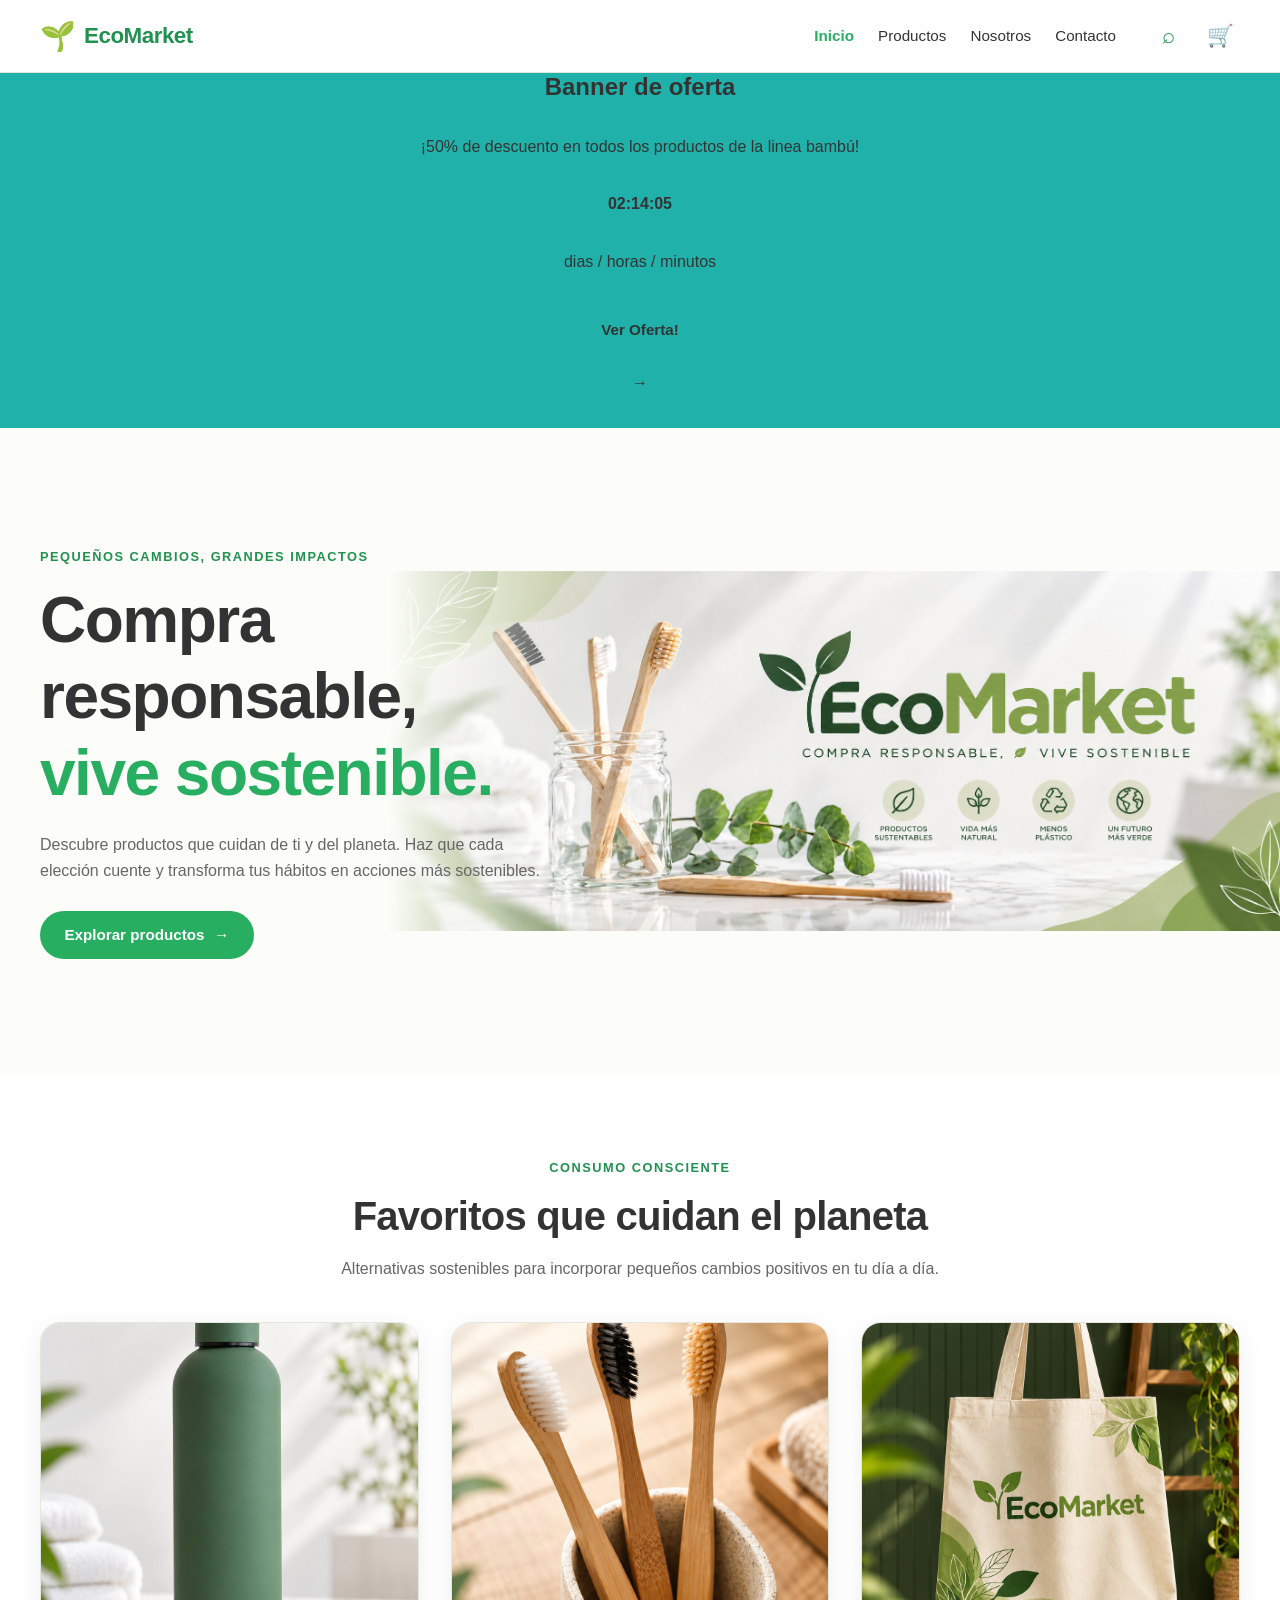
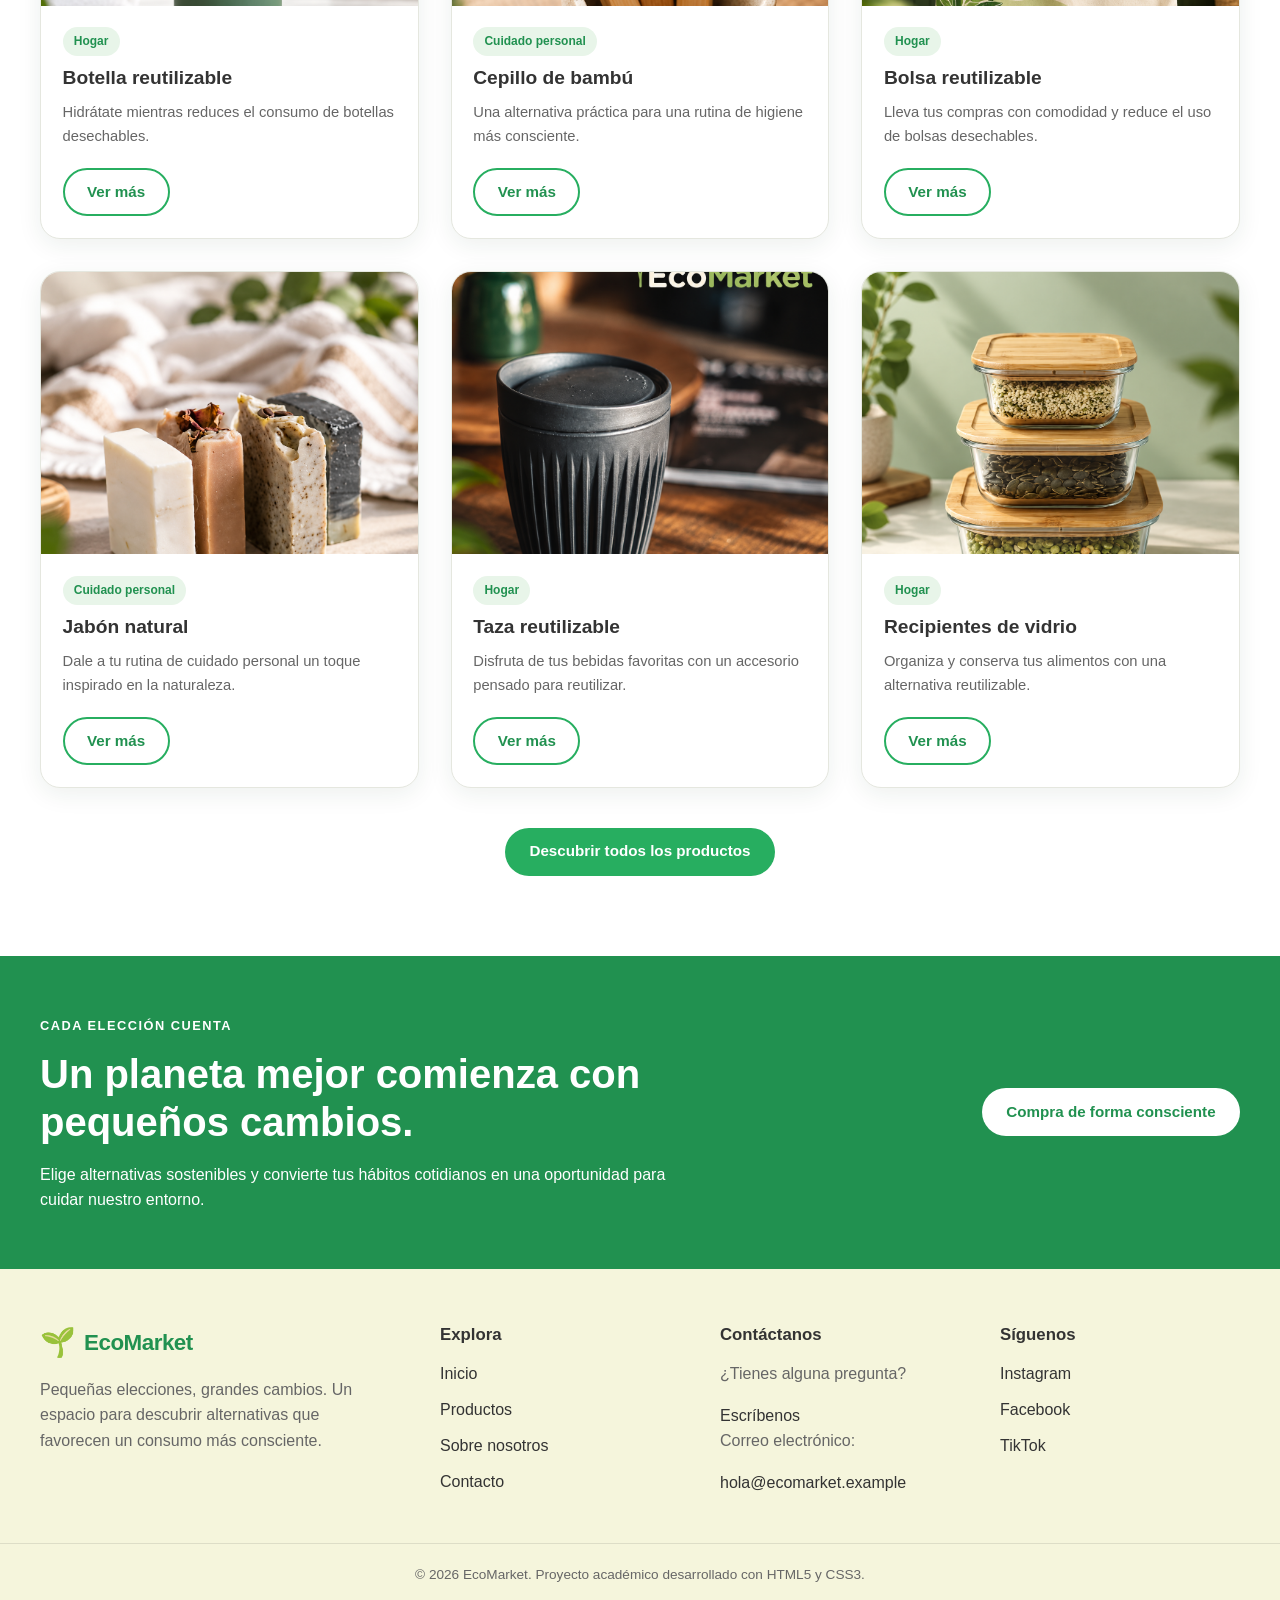
<file: index.html>
<!DOCTYPE html>
<html lang="es">

<head>
    <meta charset="UTF-8">
    <meta name="viewport" content="width=device-width, initial-scale=1.0">
    <meta name="description"
        content="Descubre EcoMarket, tu tienda de productos ecológicos, reutilizables y sostenibles. Compra responsable, vive sostenible.">

    <title>EcoMarket | Compra responsable, vive sostenible</title>

    <!-- Hojas de estilo -->
     <link rel="stylesheet" href="css/main.css">
     <link rel="stylesheet" href="css/layout.css">
     <link rel="stylesheet" href="css/components.css">
     <link rel="stylesheet" href="css/animations.css">

</head>
<body>
    
     <!-- ENCABEZADO -->
      <header class="header">
            <div class="container header__content">

                <a href="index.html" class="logo" aria-label="EcoMarket, página de inicio">
                    <span class="logo__icon" aria-hidden="true">🌱</span>
                    <span class="logo__text">EcoMarket</span>
                </a>

                <nav class="nav" aria-label="Navegación principal">
                    <ul class="nav__list">
                        <li>
                            <a href="index.html" class="nav__link nav__link--active">
                                Inicio
                            </a>
                        </li>

                        <li>
                        <a href="views/productos.html" class="nav__link">
                            Productos
                        </a>
                    </li>

                    <li>
                        <a href="views/sobre-nosotros.html" class="nav__link">
                            Nosotros
                        </a>
                    </li>

                    <li>
                        <a href="views/contacto.html" class="nav__link">
                            Contacto
                        </a>
                    </li>
                </ul>
            </nav>

            <div class="header__actions">
                <a href="views/productos.html"
                    class="header__icon"
                    aria-label="Buscar productos">
                    <span aria-hidden="true">⌕</span>
                </a>

                <a href="views/productos.html"
                    class="header__icon"
                    aria-label="Ver productos y opciones de compra">
                    <span aria-hidden="true">🛒</span>
                </a>
            </div>

        </div>
    </header>

    <section class="extra">
        <h2>Banner de oferta</h2>
        <div class="oferta">
            <p><stron>¡50% de descuento </stron>en todos los productos de la linea bambú!</p>
            <p><strong>02:14:05</strong></p>
            <p>dias / horas / minutos</p>
            <a href="views/productos.html" class="btn">Ver Oferta!</a>
            <span aria-hidden="true">→</span>
        </div>
    </section>


    <!-- CONTENIDO PRINCIPAL -->
    <main>

        <!-- BANNER PRINCIPAL -->
        <section class="hero">
            <div class="container hero__content">

                <div class="hero__text">
                    <span class="hero__eyebrow">
                        PEQUEÑOS CAMBIOS, GRANDES IMPACTOS
                    </span>

                    <h1>
                        Compra responsable,<br>
                        <span>vive sostenible.</span>
                    </h1>

                    <p>
                        Descubre productos que cuidan de ti y del planeta.
                        Haz que cada elección cuente y transforma tus hábitos
                        en acciones más sostenibles.
                    </p>

                    <a href="views/productos.html" class="btn btn--primary">
                        Explorar productos
                        <span aria-hidden="true">→</span>
                    </a>
                </div>

                <div class="hero__image">
                    <img
                        src="img/hero/banner-ecologico.png"
                        alt="Selección de productos ecológicos y reutilizables">
                </div>

            </div>
        </section>


        <!-- PRODUCTOS DESTACADOS -->
        <section class="featured section">
            <div class="container">

                <div class="section__heading">
                    <span class="section__eyebrow">CONSUMO CONSCIENTE</span>

                    <h2>Favoritos que cuidan el planeta</h2>

                    <p>
                        Alternativas sostenibles para incorporar pequeños
                        cambios positivos en tu día a día.
                    </p>
                </div>

                <div class="product-grid">

                    <!-- PRODUCTO 1 -->
                    <article class="product-card">

                        <div class="product-card__image">
                            <img
                                src="img/products/botella-reutilizable.png"
                                alt="Botella reutilizable para llevar agua">
                        </div>

                        <div class="product-card__content">
                            <span class="product-card__category">Hogar</span>

                            <h3>Botella reutilizable</h3>

                            <p>
                                Hidrátate mientras reduces el consumo
                                de botellas desechables.
                            </p>

                            <a href="views/productos.html" class="btn btn--outline">
                                Ver más
                            </a>
                        </div>

                    </article>


                    <!-- PRODUCTO 2 -->
                    <article class="product-card">

                        <div class="product-card__image">
                            <img
                                src="img/products/cepillo-bambu.png"
                                alt="Cepillo dental elaborado con bambú">
                        </div>

                        <div class="product-card__content">
                            <span class="product-card__category">
                                Cuidado personal
                            </span>

                            <h3>Cepillo de bambú</h3>

                            <p>
                                Una alternativa práctica para una rutina
                                de higiene más consciente.
                            </p>

                            <a href="views/productos.html" class="btn btn--outline">
                                Ver más
                            </a>
                        </div>

                    </article>


                    <!-- PRODUCTO 3 -->
                    <article class="product-card">

                        <div class="product-card__image">
                            <img
                                src="img/products/bolsa-tela.png"
                                alt="Bolsa reutilizable de tela">
                        </div>

                        <div class="product-card__content">
                            <span class="product-card__category">Hogar</span>

                            <h3>Bolsa reutilizable</h3>

                            <p>
                                Lleva tus compras con comodidad y reduce
                                el uso de bolsas desechables.
                            </p>

                            <a href="views/productos.html" class="btn btn--outline">
                                Ver más
                            </a>
                        </div>

                    </article>


                    <!-- PRODUCTO 4 -->
                    <article class="product-card">

                        <div class="product-card__image">
                            <img
                                src="img/products/jabon-natural.png"
                                alt="Jabón natural para el cuidado de la piel">
                        </div>

                        <div class="product-card__content">
                            <span class="product-card__category">
                                Cuidado personal
                            </span>

                            <h3>Jabón natural</h3>

                            <p>
                                Dale a tu rutina de cuidado personal
                                un toque inspirado en la naturaleza.
                            </p>

                            <a href="views/productos.html" class="btn btn--outline">
                                Ver más
                            </a>
                        </div>

                    </article>


                    <!-- PRODUCTO 5 -->
                    <article class="product-card">

                        <div class="product-card__image">
                            <img
                                src="img/products/taza-reutilizable.png"
                                alt="Taza reutilizable para bebidas">
                        </div>

                        <div class="product-card__content">
                            <span class="product-card__category">Hogar</span>

                            <h3>Taza reutilizable</h3>

                            <p>
                                Disfruta de tus bebidas favoritas con
                                un accesorio pensado para reutilizar.
                            </p>

                            <a href="views/productos.html" class="btn btn--outline">
                                Ver más
                            </a>
                        </div>

                    </article>


                    <!-- PRODUCTO 6 -->
                    <article class="product-card">

                        <div class="product-card__image">
                            <img
                                src="img/products/recipientes-vidrio.png"
                                alt="Recipientes de vidrio para conservar alimentos">
                        </div>

                        <div class="product-card__content">
                            <span class="product-card__category">Hogar</span>

                            <h3>Recipientes de vidrio</h3>

                            <p>
                                Organiza y conserva tus alimentos
                                con una alternativa reutilizable.
                            </p>

                            <a href="views/productos.html" class="btn btn--outline">
                                Ver más
                            </a>
                        </div>

                    </article>

                </div>

                <div class="featured__action">
                    <a href="views/productos.html" class="btn btn--primary">
                        Descubrir todos los productos
                    </a>
                </div>

            </div>
        </section>


        <!-- LLAMADO A LA ACCIÓN -->
        <section class="eco-message">
            <div class="container eco-message__content">

                <div>
                    <span class="section__eyebrow">
                        CADA ELECCIÓN CUENTA
                    </span>

                    <h2>Un planeta mejor comienza con pequeños cambios.</h2>

                    <p>
                        Elige alternativas sostenibles y convierte tus
                        hábitos cotidianos en una oportunidad para cuidar
                        nuestro entorno.
                    </p>
                </div>

                <a href="views/productos.html" class="btn btn--light">
                    Compra de forma consciente
                </a>

            </div>
        </section>

    </main>


    <!-- PIE DE PÁGINA -->
    <footer class="footer">
        <div class="container footer__content">

            <div class="footer__brand">

                <a href="index.html" class="logo logo--footer">
                    <span class="logo__icon" aria-hidden="true">🌱</span>
                    <span class="logo__text">EcoMarket</span>
                </a>

                <p>
                    Pequeñas elecciones, grandes cambios.
                    Un espacio para descubrir alternativas
                    que favorecen un consumo más consciente.
                </p>

            </div>


            <div class="footer__column">
                <h2>Explora</h2>

                <ul>
                    <li>
                        <a href="index.html">Inicio</a>
                    </li>

                    <li>
                        <a href="views/productos.html">Productos</a>
                    </li>

                    <li>
                        <a href="views/sobre-nosotros.html">Sobre nosotros</a>
                    </li>

                    <li>
                        <a href="views/contacto.html">Contacto</a>
                    </li>
                </ul>
            </div>


            <div class="footer__column">
                <h2>Contáctanos</h2>

                <p>¿Tienes alguna pregunta?</p>

                <a href="views/contacto.html">
                    Escríbenos
                </a>

                <p>Correo electrónico:</p>

                <a href="mailto:hola@ecomarket.example">
                    hola@ecomarket.example
                </a>
            </div>


            <div class="footer__column">
                <h2>Síguenos</h2>

                <div class="footer__social">
                    <a href="https://www.instagram.com/"
                        target="_blank"
                        rel="noopener noreferrer">
                        Instagram
                    </a>

                    <a href="https://www.facebook.com/"
                        target="_blank"
                        rel="noopener noreferrer">
                        Facebook
                    </a>

                    <a href="https://www.tiktok.com/"
                        target="_blank"
                        rel="noopener noreferrer">
                        TikTok
                    </a>
                </div>

            </div>

        </div>

        <div class="footer__bottom">
            <div class="container">
                <p>
                    &copy; 2026 EcoMarket. Proyecto académico desarrollado
                    con HTML5 y CSS3.
                </p>
            </div>
        </div>

    </footer>

</body>

</html>
</file>
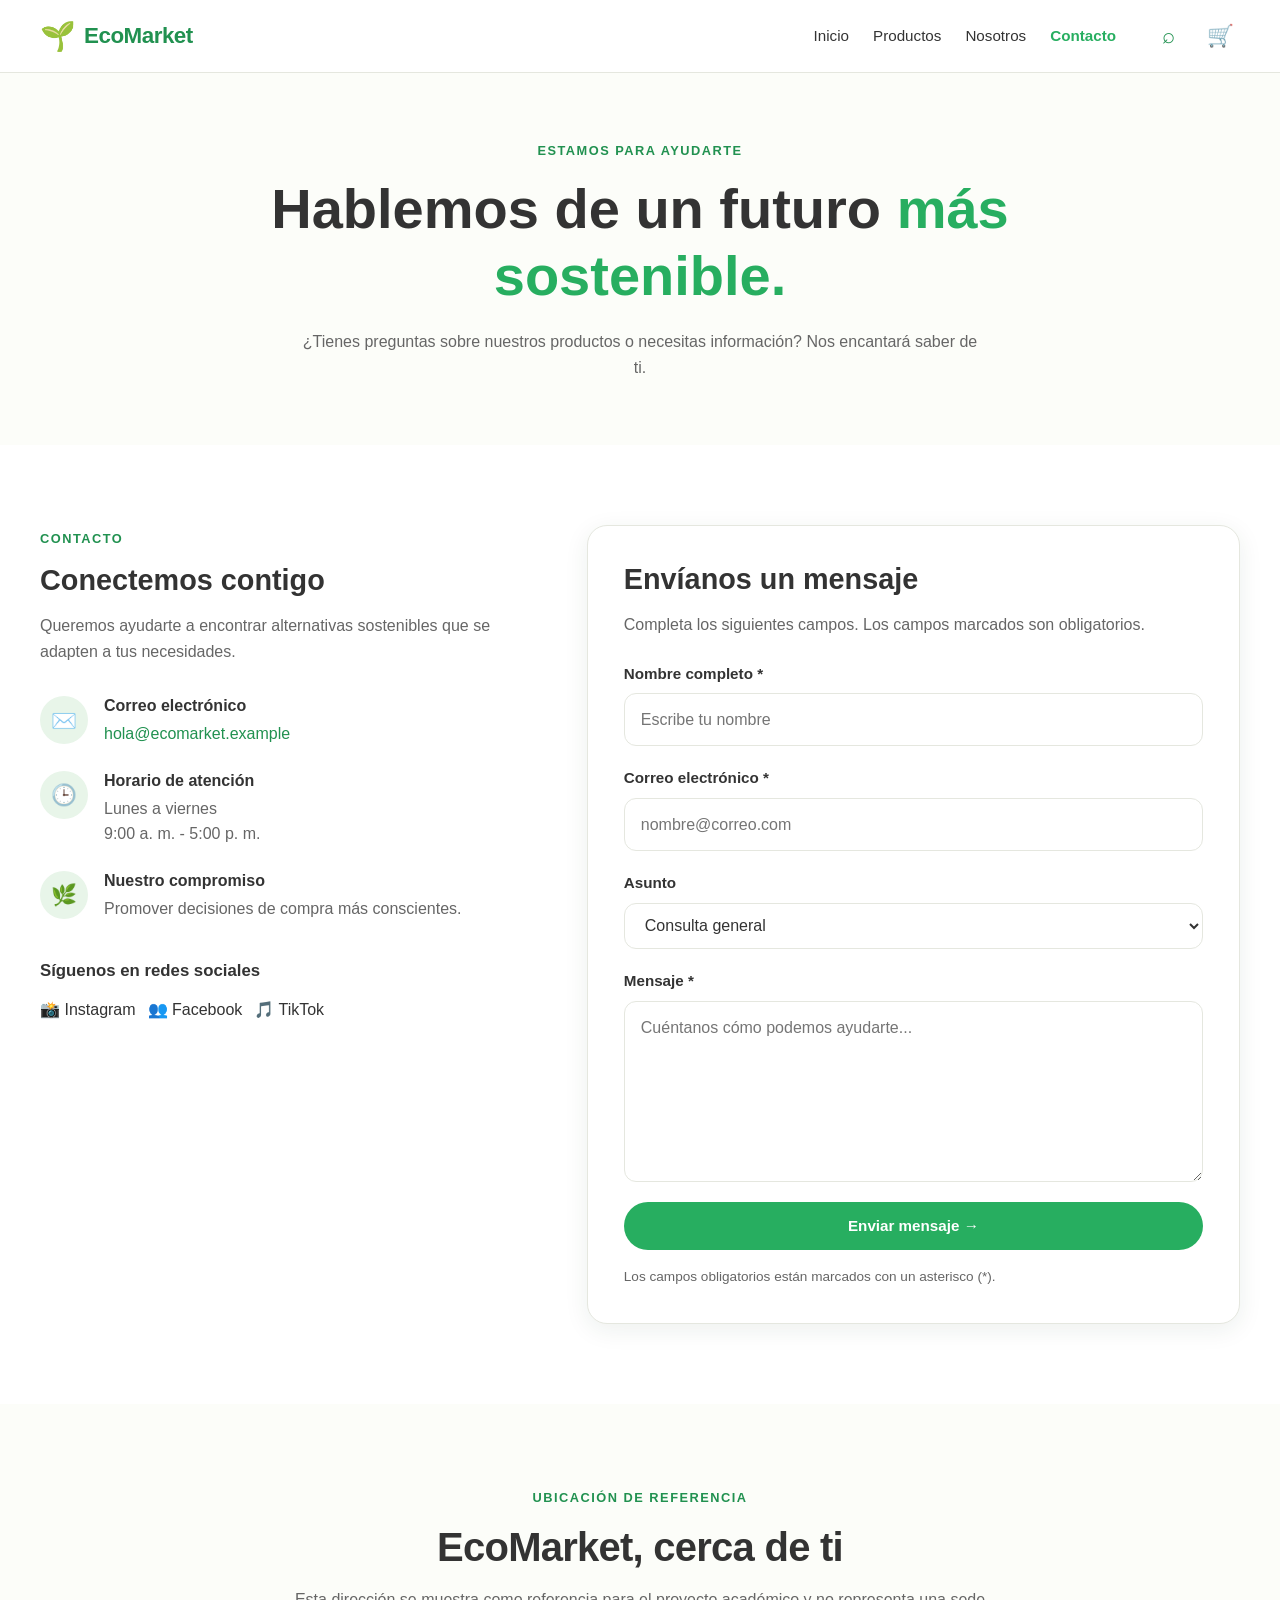
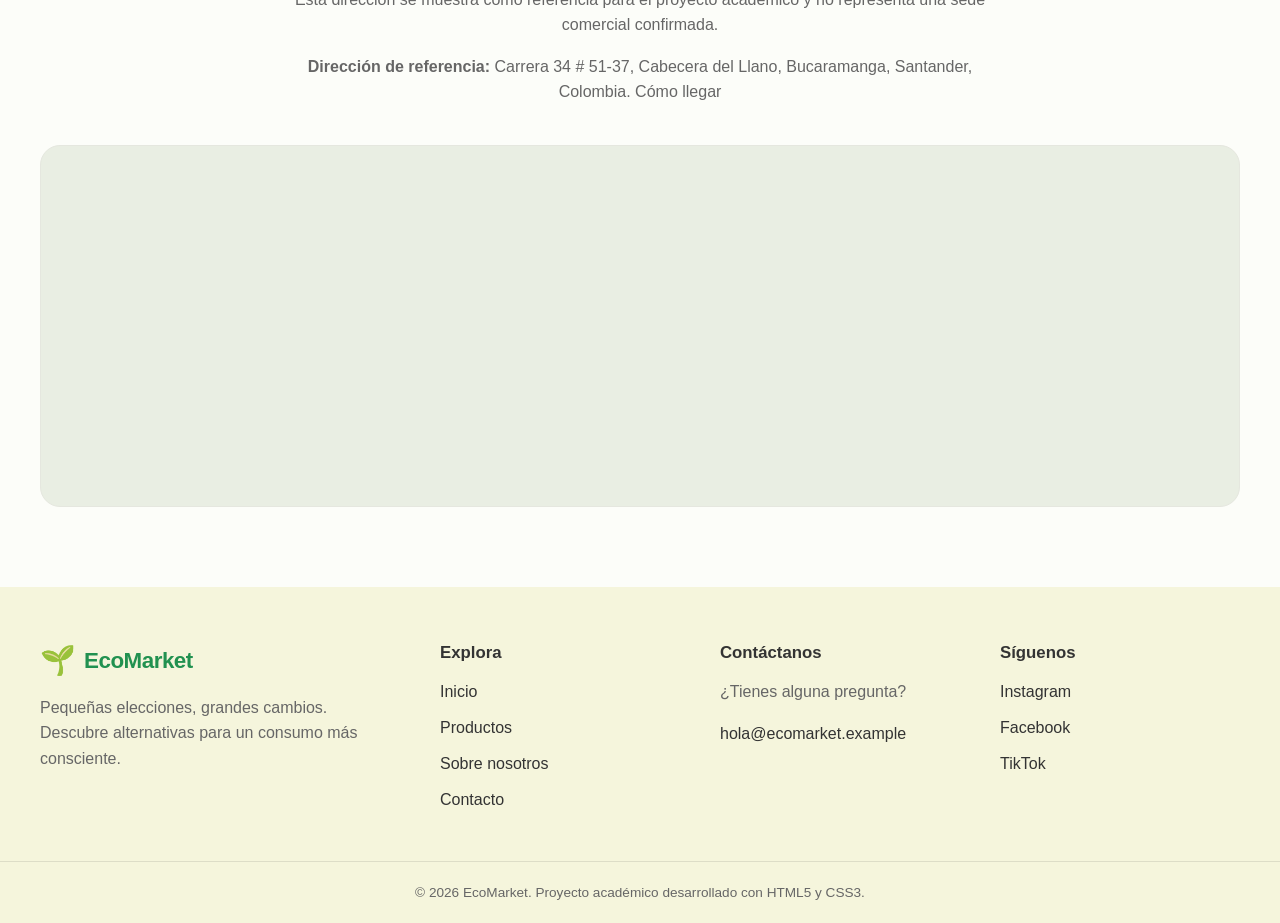
<file: views/contacto.html>
<!DOCTYPE html>
<html lang="es">

<head>
    <meta charset="UTF-8">
    <meta name="viewport" content="width=device-width, initial-scale=1.0">

    <meta name="description"
        content="Contacta con EcoMarket para resolver tus dudas sobre nuestros productos ecológicos y sostenibles.">

    <title>Contacto | EcoMarket</title>

    <!-- Hojas de estilo -->
    <link rel="stylesheet" href="../css/main.css">
    <link rel="stylesheet" href="../css/layout.css">
    <link rel="stylesheet" href="../css/components.css">
    <link rel="stylesheet" href="../css/animations.css">
</head>

<body>

    <!-- ENCABEZADO -->

    <header class="header">

        <div class="container header__content">

            <a href="../index.html"
                class="logo"
                aria-label="EcoMarket, página de inicio">

                <span class="logo__icon" aria-hidden="true">🌱</span>
                <span class="logo__text">EcoMarket</span>

            </a>

            <nav class="nav" aria-label="Navegación principal">

                <ul class="nav__list">

                    <li>
                        <a href="../index.html" class="nav__link">
                            Inicio
                        </a>
                    </li>

                    <li>
                        <a href="productos.html" class="nav__link">
                            Productos
                        </a>
                    </li>

                    <li>
                        <a href="sobre-nosotros.html" class="nav__link">
                            Nosotros
                        </a>
                    </li>

                    <li>
                        <a href="contacto.html"
                            class="nav__link nav__link--active"
                            aria-current="page">
                            Contacto
                        </a>
                    </li>

                </ul>

            </nav>

            <div class="header__actions">

                <a href="productos.html"
                    class="header__icon"
                    aria-label="Explorar productos">
                    ⌕
                </a>

                <a href="productos.html"
                    class="header__icon"
                    aria-label="Ver catálogo">
                    🛒
                </a>

            </div>

        </div>

    </header>


    <!-- CONTENIDO PRINCIPAL -->

    <main>

        <!-- PRESENTACIÓN -->

        <section class="contact-hero">

            <div class="container contact-hero__content">

                <span class="section__eyebrow">
                    ESTAMOS PARA AYUDARTE
                </span>

                <h1>
                    Hablemos de un futuro
                    <span>más sostenible.</span>
                </h1>

                <p>
                    ¿Tienes preguntas sobre nuestros productos o necesitas
                    información? Nos encantará saber de ti.
                </p>

            </div>

        </section>


        <!-- FORMULARIO E INFORMACIÓN -->

        <section class="container contact-layout">

            <!-- INFORMACIÓN DE CONTACTO -->

            <div class="contact-info">

                <span class="section__eyebrow">
                    CONTACTO
                </span>

                <h2>Conectemos contigo</h2>

                <p>
                    Queremos ayudarte a encontrar alternativas sostenibles
                    que se adapten a tus necesidades.
                </p>


                <article class="contact-info__item">

                    <span class="contact-info__icon"
                        aria-hidden="true">
                        ✉️
                    </span>

                    <div>
                        <h3>Correo electrónico</h3>

                        <a href="mailto:hola@ecomarket.example">
                            hola@ecomarket.example
                        </a>
                    </div>

                </article>


                <article class="contact-info__item">

                    <span class="contact-info__icon"
                        aria-hidden="true">
                        🕒
                    </span>

                    <div>
                        <h3>Horario de atención</h3>

                        <p>
                            Lunes a viernes<br>
                            9:00 a. m. - 5:00 p. m.
                        </p>
                    </div>

                </article>


                <article class="contact-info__item">

                    <span class="contact-info__icon"
                        aria-hidden="true">
                        🌿
                    </span>

                    <div>
                        <h3>Nuestro compromiso</h3>

                        <p>
                            Promover decisiones de compra más conscientes.
                        </p>
                    </div>

                </article>


                <!-- REDES SOCIALES -->

                <div class="contact-social">

                    <h3>Síguenos en redes sociales</h3>

                    <div class="contact-social__links">

                        <a href="https://www.instagram.com/"
                            target="_blank"
                            rel="noopener noreferrer"
                            aria-label="Instagram de EcoMarket">

                            <span aria-hidden="true">📸</span>
                            Instagram

                        </a>

                        <a href="https://www.facebook.com/"
                            target="_blank"
                            rel="noopener noreferrer"
                            aria-label="Facebook de EcoMarket">

                            <span aria-hidden="true">👥</span>
                            Facebook

                        </a>

                        <a href="https://www.tiktok.com/"
                            target="_blank"
                            rel="noopener noreferrer"
                            aria-label="TikTok de EcoMarket">

                            <span aria-hidden="true">🎵</span>
                            TikTok

                        </a>

                    </div>

                </div>

            </div>


            <!-- FORMULARIO -->

            <div class="contact-form-panel">

                <h2>Envíanos un mensaje</h2>

                <p class="contact-form__intro">
                    Completa los siguientes campos. Los campos marcados
                    son obligatorios.
                </p>

                <form class="contact-form" action="#" method="get">

                    <div class="form-group">

                        <label for="nombre">
                            Nombre completo *
                        </label>

                        <input
                            class="form-control"
                            type="text"
                            id="nombre"
                            name="nombre"
                            placeholder="Escribe tu nombre"
                            autocomplete="name"
                            minlength="2"
                            required>

                    </div>


                    <div class="form-group">

                        <label for="email">
                            Correo electrónico *
                        </label>

                        <input
                            class="form-control"
                            type="email"
                            id="email"
                            name="email"
                            placeholder="nombre@correo.com"
                            autocomplete="email"
                            required>

                    </div>


                    <div class="form-group">

                        <label for="asunto">
                            Asunto
                        </label>

                        <select
                            class="form-control"
                            id="asunto"
                            name="asunto">

                            <option value="consulta">
                                Consulta general
                            </option>

                            <option value="productos">
                                Información sobre productos
                            </option>

                            <option value="sostenibilidad">
                                Sostenibilidad
                            </option>

                            <option value="otro">
                                Otro asunto
                            </option>

                        </select>

                    </div>


                    <div class="form-group">

                        <label for="mensaje">
                            Mensaje *
                        </label>

                        <textarea
                            class="form-control"
                            id="mensaje"
                            name="mensaje"
                            rows="6"
                            minlength="10"
                            placeholder="Cuéntanos cómo podemos ayudarte..."
                            required></textarea>

                    </div>


                    <button
                        class="btn btn--primary contact-form__submit"
                        type="submit">

                        Enviar mensaje →

                    </button>

                    <p class="contact-form__note">
                        Los campos obligatorios están marcados con un
                        asterisco (*).
                    </p>

                </form>

            </div>

        </section>


        <!-- MAPA DE UBICACIÓN DE REFERENCIA -->

        <section class="contact-location section">

            <div class="container">

                <div class="section__heading">

                    <span class="section__eyebrow">
                        UBICACIÓN DE REFERENCIA
                    </span>

                    <h2>EcoMarket, cerca de ti</h2>

                    <p>
                        Esta dirección se muestra como referencia para el proyecto académico y no representa una sede comercial confirmada.
                    </p>

                    <p>
                        <strong>Dirección de referencia:</strong>
                        Carrera 34 # 51-37, Cabecera del Llano, Bucaramanga, Santander, Colombia.
                        <a href="https://www.google.com/maps/search/?api=1&amp;query=Carrera+34+%2351-37%2C+Cabecera+del+Llano%2C+Bucaramanga%2C+Santander%2C+Colombia"
                            target="_blank"
                            rel="noopener noreferrer">
                            Cómo llegar
                        </a>
                    </p>

                </div>

                <div class="contact-map">
                    <iframe
                        src="https://www.google.com/maps?q=Carrera+34+%2351-37%2C+Cabecera+del+Llano%2C+Bucaramanga%2C+Santander%2C+Colombia&amp;output=embed"
                        title="Mapa de Google Maps: Carrera 34 # 51-37, Cabecera del Llano, Bucaramanga"
                        style="display: block; width: 100%; height: 360px; border: 0;"
                        loading="lazy"
                        referrerpolicy="strict-origin-when-cross-origin"
                        allowfullscreen>
                    </iframe>
                </div>

            </div>

        </section>

    </main>


    <!-- PIE DE PÁGINA -->

    <footer class="footer">

        <div class="container footer__content">

            <div class="footer__brand">

                <a href="../index.html" class="logo logo--footer">

                    <span class="logo__icon" aria-hidden="true">🌱</span>
                    <span class="logo__text">EcoMarket</span>

                </a>

                <p>
                    Pequeñas elecciones, grandes cambios.
                    Descubre alternativas para un consumo más consciente.
                </p>

            </div>


            <div class="footer__column">

                <h2>Explora</h2>

                <ul>
                    <li><a href="../index.html">Inicio</a></li>
                    <li><a href="productos.html">Productos</a></li>
                    <li><a href="sobre-nosotros.html">Sobre nosotros</a></li>
                    <li><a href="contacto.html">Contacto</a></li>
                </ul>

            </div>


            <div class="footer__column">

                <h2>Contáctanos</h2>

                <p>¿Tienes alguna pregunta?</p>

                <a href="mailto:hola@ecomarket.example">
                    hola@ecomarket.example
                </a>

            </div>


            <div class="footer__column">

                <h2>Síguenos</h2>

                <div class="footer__social">

                    <a href="https://www.instagram.com/"
                        target="_blank"
                        rel="noopener noreferrer">
                        Instagram
                    </a>

                    <a href="https://www.facebook.com/"
                        target="_blank"
                        rel="noopener noreferrer">
                        Facebook
                    </a>

                    <a href="https://www.tiktok.com/"
                        target="_blank"
                        rel="noopener noreferrer">
                        TikTok
                    </a>

                </div>

            </div>

        </div>


        <div class="footer__bottom">

            <div class="container">

                <p>
                    &copy; 2026 EcoMarket. Proyecto académico
                    desarrollado con HTML5 y CSS3.
                </p>

            </div>

        </div>

    </footer>

</body>

</html>
</file>
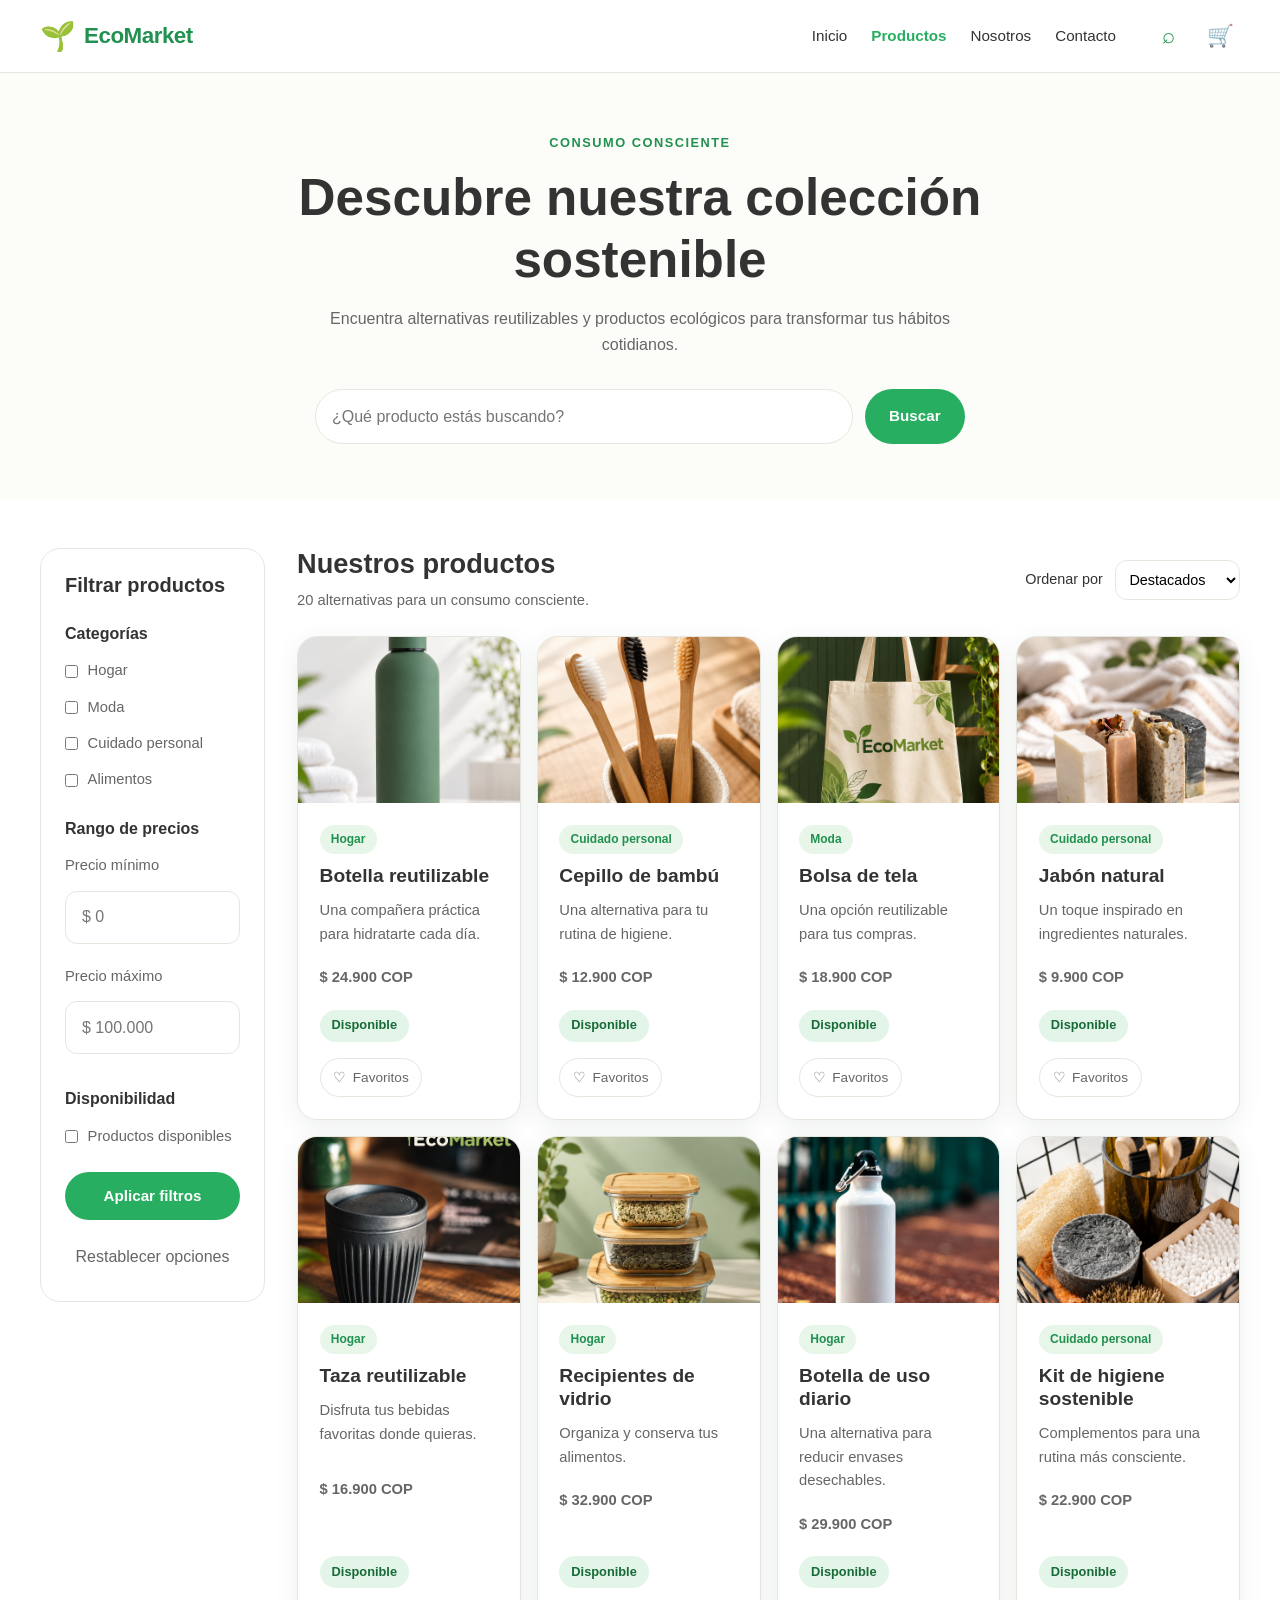
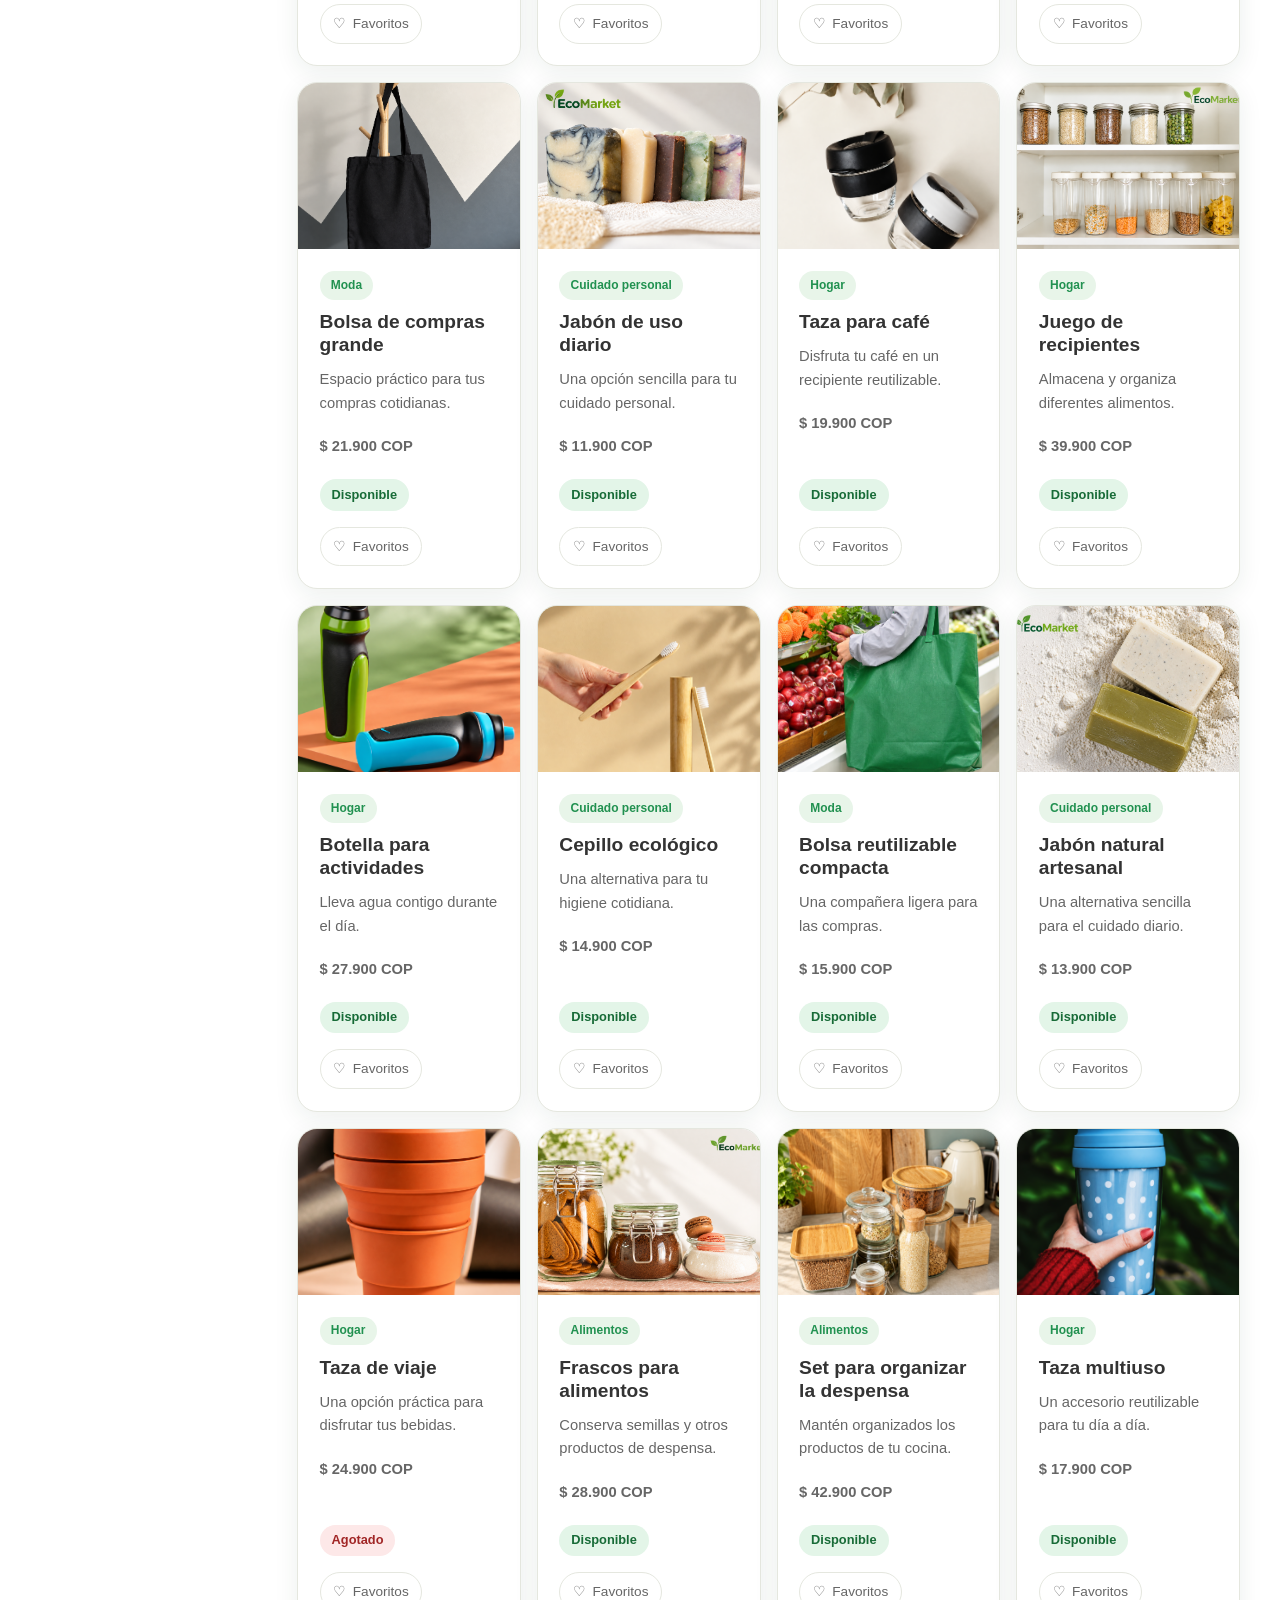
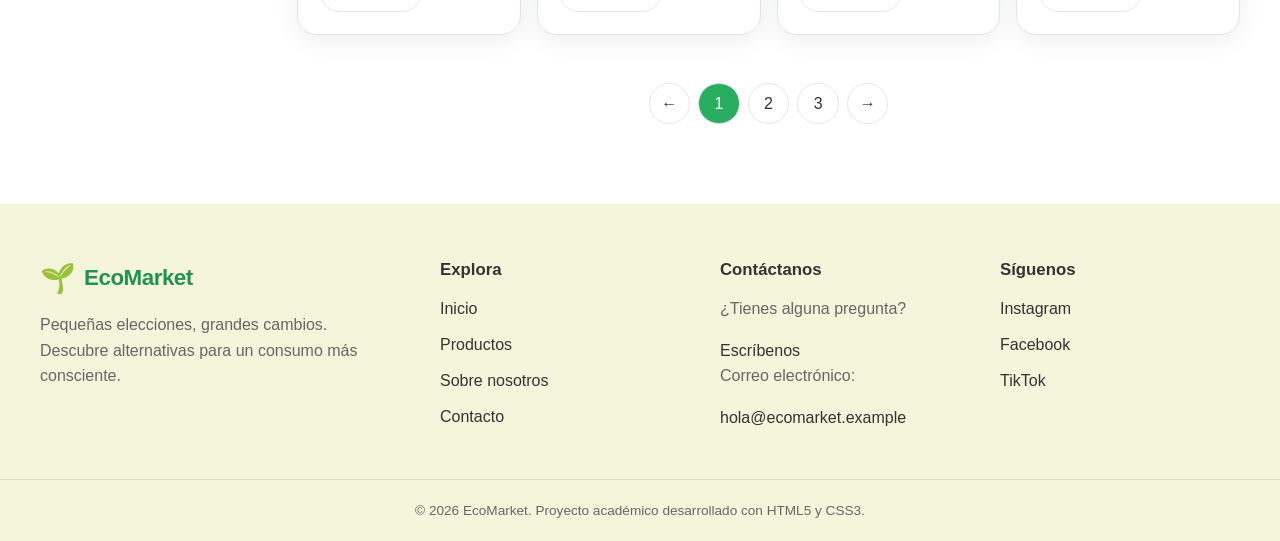
<file: views/productos.html>
<!DOCTYPE html>
<html lang="es">

<head>
    <meta charset="UTF-8">
    <meta name="viewport" content="width=device-width, initial-scale=1.0">

    <meta name="description"
        content="Explora el catálogo de EcoMarket y descubre productos ecológicos, reutilizables y sostenibles para tu hogar y tu día a día.">

    <title>Productos | EcoMarket</title>

    <link rel="stylesheet" href="../css/main.css">
    <link rel="stylesheet" href="../css/layout.css">
    <link rel="stylesheet" href="../css/components.css">
    <link rel="stylesheet" href="../css/animations.css">
</head>

<body>

    <!-- ENCABEZADO -->

    <header class="header">
        <div class="container header__content">

            <a href="../index.html"
                class="logo"
                aria-label="EcoMarket, página de inicio">

                <span class="logo__icon" aria-hidden="true">🌱</span>
                <span class="logo__text">EcoMarket</span>

            </a>

            <nav class="nav" aria-label="Navegación principal">

                <ul class="nav__list">

                    <li>
                        <a href="../index.html" class="nav__link">
                            Inicio
                        </a>
                    </li>

                    <li>
                        <a href="productos.html"
                            class="nav__link nav__link--active"
                            aria-current="page">
                            Productos
                        </a>
                    </li>

                    <li>
                        <a href="sobre-nosotros.html" class="nav__link">
                            Nosotros
                        </a>
                    </li>

                    <li>
                        <a href="contacto.html" class="nav__link">
                            Contacto
                        </a>
                    </li>

                </ul>

            </nav>

            <div class="header__actions">

                <a href="#buscador"
                    class="header__icon"
                    aria-label="Ir al buscador">
                    ⌕
                </a>

                <a href="#catalogo"
                    class="header__icon"
                    aria-label="Ver catálogo">
                    🛒
                </a>

            </div>

        </div>
    </header>


    <!-- CONTENIDO PRINCIPAL -->

    <main>

        <!-- INTRODUCCIÓN DEL CATÁLOGO -->

        <section class="catalog-intro">

            <div class="container">

                <span class="section__eyebrow">
                    CONSUMO CONSCIENTE
                </span>

                <h1>Descubre nuestra colección sostenible</h1>

                <p>
                    Encuentra alternativas reutilizables y productos
                    ecológicos para transformar tus hábitos cotidianos.
                </p>

                <form class="catalog-search"
                    id="buscador"
                    role="search">

                    <label class="visually-hidden" for="product-search">
                        Buscar productos
                    </label>

                    <input
                        type="search"
                        id="product-search"
                        name="busqueda"
                        placeholder="¿Qué producto estás buscando?"
                    >

                    <button class="btn btn--primary" type="button">
                        Buscar
                    </button>

                </form>

            </div>

        </section>


        <!-- FILTROS Y PRODUCTOS -->

        <section class="container catalog-layout" id="catalogo">

            <!-- BARRA LATERAL DE FILTROS -->

            <aside class="filter-sidebar"
                aria-label="Filtros del catálogo">

                <h2>Filtrar productos</h2>

                <form class="filter-form">

                    <fieldset>
                        <legend>Categorías</legend>

                        <label>
                            <input type="checkbox" name="categoria" value="hogar">
                            Hogar
                        </label>

                        <label>
                            <input type="checkbox" name="categoria" value="moda">
                            Moda
                        </label>

                        <label>
                            <input type="checkbox"
                                name="categoria"
                                value="cuidado-personal">
                            Cuidado personal
                        </label>

                        <label>
                            <input type="checkbox"
                                name="categoria"
                                value="alimentos">
                            Alimentos
                        </label>

                    </fieldset>

                    <fieldset>
                        <legend>Rango de precios</legend>

                        <label for="precio-minimo">
                            Precio mínimo
                        </label>

                        <input
                            class="form-control"
                            type="number"
                            id="precio-minimo"
                            name="precio-minimo"
                            min="0"
                            placeholder="$ 0"
                        >

                        <label for="precio-maximo">
                            Precio máximo
                        </label>

                        <input
                            class="form-control"
                            type="number"
                            id="precio-maximo"
                            name="precio-maximo"
                            min="0"
                            placeholder="$ 100.000"
                        >

                    </fieldset>

                    <fieldset>
                        <legend>Disponibilidad</legend>

                        <label>
                            <input
                                type="checkbox"
                                name="disponibilidad"
                                value="disponible">
                            Productos disponibles
                        </label>

                    </fieldset>

                    <button class="btn btn--primary filter-submit"
                        type="button">
                        Aplicar filtros
                    </button>

                    <button class="filter-reset" type="reset">
                        Restablecer opciones
                    </button>

                </form>

            </aside>


            <!-- CATÁLOGO DE 20 PRODUCTOS -->

            <div class="catalog-results">

                <div class="catalog-toolbar">

                    <div>
                        <h2>Nuestros productos</h2>
                        <p>20 alternativas para un consumo consciente.</p>
                    </div>

                    <label class="sort-control" for="ordenar">
                        Ordenar por

                        <select id="ordenar" name="ordenar">
                            <option value="destacados">Destacados</option>
                            <option value="precio-asc">Menor precio</option>
                            <option value="precio-desc">Mayor precio</option>
                            <option value="nombre">Nombre</option>
                        </select>

                    </label>

                </div>


                <div class="catalog-grid">


                    <!-- PRODUCTO 1 -->

                    <article class="product-card catalog-card">

                        <div class="product-card__image">
                            <img
                                src="../img/products/botella-reutilizable.png"
                                alt="Botella reutilizable para agua"
                                loading="lazy">
                        </div>

                        <div class="product-card__content">

                            <span class="product-card__category">Hogar</span>

                            <h3>Botella reutilizable</h3>

                            <p>Una compañera práctica para hidratarte cada día.</p>

                            <p class="product-price">$ 24.900 COP</p>

                            <span class="badge badge--available">
                                Disponible
                            </span>

                            <input class="favorite-input"
                                type="checkbox"
                                id="favorito-1">

                            <label class="favorite-button" for="favorito-1">
                                <span aria-hidden="true">♡</span> Favoritos
                            </label>

                        </div>

                    </article>


                    <!-- PRODUCTO 2 -->

                    <article class="product-card catalog-card">

                        <div class="product-card__image">
                            <img
                                src="../img/products/cepillo-bambu.png"
                                alt="Cepillo dental de bambú"
                                loading="lazy">
                        </div>

                        <div class="product-card__content">

                            <span class="product-card__category">
                                Cuidado personal
                            </span>

                            <h3>Cepillo de bambú</h3>

                            <p>Una alternativa para tu rutina de higiene.</p>

                            <p class="product-price">$ 12.900 COP</p>

                            <span class="badge badge--available">
                                Disponible
                            </span>

                            <input class="favorite-input"
                                type="checkbox"
                                id="favorito-2">

                            <label class="favorite-button" for="favorito-2">
                                <span aria-hidden="true">♡</span> Favoritos
                            </label>

                        </div>

                    </article>


                    <!-- PRODUCTO 3 -->

                    <article class="product-card catalog-card">

                        <div class="product-card__image">
                            <img
                                src="../img/products/bolsa-tela.png"
                                alt="Bolsa reutilizable de tela"
                                loading="lazy">
                        </div>

                        <div class="product-card__content">

                            <span class="product-card__category">Moda</span>

                            <h3>Bolsa de tela</h3>

                            <p>Una opción reutilizable para tus compras.</p>

                            <p class="product-price">$ 18.900 COP</p>

                            <span class="badge badge--available">
                                Disponible
                            </span>

                            <input class="favorite-input"
                                type="checkbox"
                                id="favorito-3">

                            <label class="favorite-button" for="favorito-3">
                                <span aria-hidden="true">♡</span> Favoritos
                            </label>

                        </div>

                    </article>


                    <!-- PRODUCTO 4 -->

                    <article class="product-card catalog-card">

                        <div class="product-card__image">
                            <img
                                src="../img/products/jabon-natural.png"
                                alt="Jabón natural para el cuidado personal"
                                loading="lazy">
                        </div>

                        <div class="product-card__content">

                            <span class="product-card__category">
                                Cuidado personal
                            </span>

                            <h3>Jabón natural</h3>

                            <p>Un toque inspirado en ingredientes naturales.</p>

                            <p class="product-price">$ 9.900 COP</p>

                            <span class="badge badge--available">
                                Disponible
                            </span>

                            <input class="favorite-input"
                                type="checkbox"
                                id="favorito-4">

                            <label class="favorite-button" for="favorito-4">
                                <span aria-hidden="true">♡</span> Favoritos
                            </label>

                        </div>

                    </article>


                    <!-- PRODUCTO 5 -->

                    <article class="product-card catalog-card">

                        <div class="product-card__image">
                            <img
                                src="../img/products/taza-reutilizable.png"
                                alt="Taza reutilizable para bebidas"
                                loading="lazy">
                        </div>

                        <div class="product-card__content">

                            <span class="product-card__category">Hogar</span>

                            <h3>Taza reutilizable</h3>

                            <p>Disfruta tus bebidas favoritas donde quieras.</p>

                            <p class="product-price">$ 16.900 COP</p>

                            <span class="badge badge--available">
                                Disponible
                            </span>

                            <input class="favorite-input"
                                type="checkbox"
                                id="favorito-5">

                            <label class="favorite-button" for="favorito-5">
                                <span aria-hidden="true">♡</span> Favoritos
                            </label>

                        </div>

                    </article>


                    <!-- PRODUCTO 6 -->

                    <article class="product-card catalog-card">

                        <div class="product-card__image">
                            <img
                                src="../img/products/recipientes-vidrio.png"
                                alt="Recipientes reutilizables de vidrio"
                                loading="lazy">
                        </div>

                        <div class="product-card__content">

                            <span class="product-card__category">Hogar</span>

                            <h3>Recipientes de vidrio</h3>

                            <p>Organiza y conserva tus alimentos.</p>

                            <p class="product-price">$ 32.900 COP</p>

                            <span class="badge badge--available">
                                Disponible
                            </span>

                            <input class="favorite-input"
                                type="checkbox"
                                id="favorito-6">

                            <label class="favorite-button" for="favorito-6">
                                <span aria-hidden="true">♡</span> Favoritos
                            </label>

                        </div>

                    </article>


                    <!-- PRODUCTO 7 -->

                    <article class="product-card catalog-card">

                        <div class="product-card__image">
                            <img
                                src="../img/products/botella-uso-diario.png"
                                alt="Botella reutilizable para llevar bebidas"
                                loading="lazy">
                        </div>

                        <div class="product-card__content">

                            <span class="product-card__category">Hogar</span>

                            <h3>Botella de uso diario</h3>

                            <p>Una alternativa para reducir envases desechables.</p>

                            <p class="product-price">$ 29.900 COP</p>

                            <span class="badge badge--available">
                                Disponible
                            </span>

                            <input class="favorite-input"
                                type="checkbox"
                                id="favorito-7">

                            <label class="favorite-button" for="favorito-7">
                                <span aria-hidden="true">♡</span> Favoritos
                            </label>

                        </div>

                    </article>


                    <!-- PRODUCTO 8 -->

                    <article class="product-card catalog-card">

                        <div class="product-card__image">
                            <img
                                src="../img/products/kit-higiene-sostenible.png"
                                alt="Cepillo de bambú de uso personal"
                                loading="lazy">
                        </div>

                        <div class="product-card__content">

                            <span class="product-card__category">
                                Cuidado personal
                            </span>

                            <h3>Kit de higiene sostenible</h3>

                            <p>Complementos para una rutina más consciente.</p>

                            <p class="product-price">$ 22.900 COP</p>

                            <span class="badge badge--available">
                                Disponible
                            </span>

                            <input class="favorite-input"
                                type="checkbox"
                                id="favorito-8">

                            <label class="favorite-button" for="favorito-8">
                                <span aria-hidden="true">♡</span> Favoritos
                            </label>

                        </div>

                    </article>


                    <!-- PRODUCTO 9 -->

                    <article class="product-card catalog-card">

                        <div class="product-card__image">
                            <img
                                src="../img/products/bolsa-compras-grade.png"
                                alt="Bolsa reutilizable para mercado"
                                loading="lazy">
                        </div>

                        <div class="product-card__content">

                            <span class="product-card__category">Moda</span>

                            <h3>Bolsa de compras grande</h3>

                            <p>Espacio práctico para tus compras cotidianas.</p>

                            <p class="product-price">$ 21.900 COP</p>

                            <span class="badge badge--available">
                                Disponible
                            </span>

                            <input class="favorite-input"
                                type="checkbox"
                                id="favorito-9">

                            <label class="favorite-button" for="favorito-9">
                                <span aria-hidden="true">♡</span> Favoritos
                            </label>

                        </div>

                    </article>


                    <!-- PRODUCTO 10 -->

                    <article class="product-card catalog-card">

                        <div class="product-card__image">
                            <img
                                src="../img/products/jabon-uso-diario.png"
                                alt="Jabón natural para cuidado personal"
                                loading="lazy">
                        </div>

                        <div class="product-card__content">

                            <span class="product-card__category">
                                Cuidado personal
                            </span>

                            <h3>Jabón de uso diario</h3>

                            <p>Una opción sencilla para tu cuidado personal.</p>

                            <p class="product-price">$ 11.900 COP</p>

                            <span class="badge badge--available">
                                Disponible
                            </span>

                            <input class="favorite-input"
                                type="checkbox"
                                id="favorito-10">

                            <label class="favorite-button" for="favorito-10">
                                <span aria-hidden="true">♡</span> Favoritos
                            </label>

                        </div>

                    </article>


                    <!-- PRODUCTO 11 -->

                    <article class="product-card catalog-card">

                        <div class="product-card__image">
                            <img
                                src="../img/products/taza-cafe.png"
                                alt="Taza reutilizable para café"
                                loading="lazy">
                        </div>

                        <div class="product-card__content">

                            <span class="product-card__category">Hogar</span>

                            <h3>Taza para café</h3>

                            <p>Disfruta tu café en un recipiente reutilizable.</p>

                            <p class="product-price">$ 19.900 COP</p>

                            <span class="badge badge--available">
                                Disponible
                            </span>

                            <input class="favorite-input"
                                type="checkbox"
                                id="favorito-11">

                            <label class="favorite-button" for="favorito-11">
                                <span aria-hidden="true">♡</span> Favoritos
                            </label>

                        </div>

                    </article>


                    <!-- PRODUCTO 12 -->

                    <article class="product-card catalog-card">

                        <div class="product-card__image">
                            <img
                                src="../img/products/juego-recipientes.png"
                                alt="Juego de recipientes de vidrio"
                                loading="lazy">
                        </div>

                        <div class="product-card__content">

                            <span class="product-card__category">Hogar</span>

                            <h3>Juego de recipientes</h3>

                            <p>Almacena y organiza diferentes alimentos.</p>

                            <p class="product-price">$ 39.900 COP</p>

                            <span class="badge badge--available">
                                Disponible
                            </span>

                            <input class="favorite-input"
                                type="checkbox"
                                id="favorito-12">

                            <label class="favorite-button" for="favorito-12">
                                <span aria-hidden="true">♡</span> Favoritos
                            </label>

                        </div>

                    </article>


                    <!-- PRODUCTO 13 -->

                    <article class="product-card catalog-card">

                        <div class="product-card__image">
                            <img
                                src="../img/products/botella-actividades.png"
                                alt="Botella para transportar agua"
                                loading="lazy">
                        </div>

                        <div class="product-card__content">

                            <span class="product-card__category">Hogar</span>

                            <h3>Botella para actividades</h3>

                            <p>Lleva agua contigo durante el día.</p>

                            <p class="product-price">$ 27.900 COP</p>

                            <span class="badge badge--available">
                                Disponible
                            </span>

                            <input class="favorite-input"
                                type="checkbox"
                                id="favorito-13">

                            <label class="favorite-button" for="favorito-13">
                                <span aria-hidden="true">♡</span> Favoritos
                            </label>

                        </div>

                    </article>


                    <!-- PRODUCTO 14 -->

                    <article class="product-card catalog-card">

                        <div class="product-card__image">
                            <img
                                src="../img/products/cepillo-ecologico.png"
                                alt="Cepillo dental reutilizable en su presentación"
                                loading="lazy">
                        </div>

                        <div class="product-card__content">

                            <span class="product-card__category">
                                Cuidado personal
                            </span>

                            <h3>Cepillo ecológico</h3>

                            <p>Una alternativa para tu higiene cotidiana.</p>

                            <p class="product-price">$ 14.900 COP</p>

                            <span class="badge badge--available">
                                Disponible
                            </span>

                            <input class="favorite-input"
                                type="checkbox"
                                id="favorito-14">

                            <label class="favorite-button" for="favorito-14">
                                <span aria-hidden="true">♡</span> Favoritos
                            </label>

                        </div>

                    </article>


                    <!-- PRODUCTO 15 -->

                    <article class="product-card catalog-card">

                        <div class="product-card__image">
                            <img
                                src="../img/products/bolsa-compacta.png"
                                alt="Bolsa de tela reutilizable"
                                loading="lazy">
                        </div>

                        <div class="product-card__content">

                            <span class="product-card__category">Moda</span>

                            <h3>Bolsa reutilizable compacta</h3>

                            <p>Una compañera ligera para las compras.</p>

                            <p class="product-price">$ 15.900 COP</p>

                            <span class="badge badge--available">
                                Disponible
                            </span>

                            <input class="favorite-input"
                                type="checkbox"
                                id="favorito-15">

                            <label class="favorite-button" for="favorito-15">
                                <span aria-hidden="true">♡</span> Favoritos
                            </label>

                        </div>

                    </article>


                    <!-- PRODUCTO 16 -->

                    <article class="product-card catalog-card">

                        <div class="product-card__image">
                            <img
                                src="../img/products/jabon-artesanal.png"
                                alt="Jabón de aspecto natural"
                                loading="lazy">
                        </div>

                        <div class="product-card__content">

                            <span class="product-card__category">
                                Cuidado personal
                            </span>

                            <h3>Jabón natural artesanal</h3>

                            <p>Una alternativa sencilla para el cuidado diario.</p>

                            <p class="product-price">$ 13.900 COP</p>

                            <span class="badge badge--available">
                                Disponible
                            </span>

                            <input class="favorite-input"
                                type="checkbox"
                                id="favorito-16">

                            <label class="favorite-button" for="favorito-16">
                                <span aria-hidden="true">♡</span> Favoritos
                            </label>

                        </div>

                    </article>


                    <!-- PRODUCTO 17 -->

                    <article class="product-card catalog-card">

                        <div class="product-card__image">
                            <img
                                src="../img/products/taza-viaje.png"
                                alt="Taza reutilizable para bebidas calientes"
                                loading="lazy">
                        </div>

                        <div class="product-card__content">

                            <span class="product-card__category">Hogar</span>

                            <h3>Taza de viaje</h3>

                            <p>Una opción práctica para disfrutar tus bebidas.</p>

                            <p class="product-price">$ 24.900 COP</p>

                            <span class="badge badge--unavailable">
                                Agotado
                            </span>

                            <input class="favorite-input"
                                type="checkbox"
                                id="favorito-17">

                            <label class="favorite-button" for="favorito-17">
                                <span aria-hidden="true">♡</span> Favoritos
                            </label>

                        </div>

                    </article>


                    <!-- PRODUCTO 18 -->

                    <article class="product-card catalog-card">

                        <div class="product-card__image">
                            <img
                                src="../img/products/frascos-alimentos.png"
                                alt="Recipientes de vidrio para organizar productos"
                                loading="lazy">
                        </div>

                        <div class="product-card__content">

                            <span class="product-card__category">Alimentos</span>

                            <h3>Frascos para alimentos</h3>

                            <p>Conserva semillas y otros productos de despensa.</p>

                            <p class="product-price">$ 28.900 COP</p>

                            <span class="badge badge--available">
                                Disponible
                            </span>

                            <input class="favorite-input"
                                type="checkbox"
                                id="favorito-18">

                            <label class="favorite-button" for="favorito-18">
                                <span aria-hidden="true">♡</span> Favoritos
                            </label>

                        </div>

                    </article>


                    <!-- PRODUCTO 19 -->

                    <article class="product-card catalog-card">

                        <div class="product-card__image">
                            <img
                                src="../img/products/organizador-despensa.png"
                                alt="Recipientes reutilizables para alimentos"
                                loading="lazy">
                        </div>

                        <div class="product-card__content">

                            <span class="product-card__category">Alimentos</span>

                            <h3>Set para organizar la despensa</h3>

                            <p>Mantén organizados los productos de tu cocina.</p>

                            <p class="product-price">$ 42.900 COP</p>

                            <span class="badge badge--available">
                                Disponible
                            </span>

                            <input class="favorite-input"
                                type="checkbox"
                                id="favorito-19">

                            <label class="favorite-button" for="favorito-19">
                                <span aria-hidden="true">♡</span> Favoritos
                            </label>

                        </div>

                    </article>


                    <!-- PRODUCTO 20 -->

                    <article class="product-card catalog-card">

                        <div class="product-card__image">
                            <img
                                src="../img/products/taza-multiuso.png"
                                alt="Taza reutilizable de uso cotidiano"
                                loading="lazy">
                        </div>

                        <div class="product-card__content">

                            <span class="product-card__category">Hogar</span>

                            <h3>Taza multiuso</h3>

                            <p>Un accesorio reutilizable para tu día a día.</p>

                            <p class="product-price">$ 17.900 COP</p>

                            <span class="badge badge--available">
                                Disponible
                            </span>

                            <input class="favorite-input"
                                type="checkbox"
                                id="favorito-20">

                            <label class="favorite-button" for="favorito-20">
                                <span aria-hidden="true">♡</span> Favoritos
                            </label>

                        </div>

                    </article>

                </div>


                <!-- PAGINACIÓN VISUAL -->

                <nav class="pagination" aria-label="Paginación del catálogo">

                    <a href="#catalogo"
                        class="pagination__arrow"
                        aria-label="Página anterior">
                        ←
                    </a>

                    <a href="#catalogo"
                        class="pagination__link pagination__link--active"
                        aria-current="page">
                        1
                    </a>

                    <a href="#catalogo" class="pagination__link">2</a>

                    <a href="#catalogo" class="pagination__link">3</a>

                    <a href="#catalogo"
                        class="pagination__arrow"
                        aria-label="Página siguiente">
                        →
                    </a>

                </nav>

            </div>

        </section>

    </main>


    <!-- PIE DE PÁGINA -->

    <footer class="footer">

        <div class="container footer__content">

            <div class="footer__brand">

                <a href="../index.html" class="logo logo--footer">
                    <span class="logo__icon" aria-hidden="true">🌱</span>
                    <span class="logo__text">EcoMarket</span>
                </a>

                <p>
                    Pequeñas elecciones, grandes cambios.
                    Descubre alternativas para un consumo más consciente.
                </p>

            </div>


            <div class="footer__column">

                <h2>Explora</h2>

                <ul>
                    <li><a href="../index.html">Inicio</a></li>
                    <li><a href="productos.html">Productos</a></li>
                    <li><a href="sobre-nosotros.html">Sobre nosotros</a></li>
                    <li><a href="contacto.html">Contacto</a></li>
                </ul>

            </div>


            <div class="footer__column">

                <h2>Contáctanos</h2>

                <p>¿Tienes alguna pregunta?</p>

                <a href="contacto.html">Escríbenos</a>

                <p>Correo electrónico:</p>

                <a href="mailto:hola@ecomarket.example">
                    hola@ecomarket.example
                </a>

            </div>


            <div class="footer__column">

                <h2>Síguenos</h2>

                <div class="footer__social">

                    <a href="https://www.instagram.com/"
                        target="_blank"
                        rel="noopener noreferrer">
                        Instagram
                    </a>

                    <a href="https://www.facebook.com/"
                        target="_blank"
                        rel="noopener noreferrer">
                        Facebook
                    </a>

                    <a href="https://www.tiktok.com/"
                        target="_blank"
                        rel="noopener noreferrer">
                        TikTok
                    </a>

                </div>

            </div>

        </div>


        <div class="footer__bottom">

            <div class="container">

                <p>
                    &copy; 2026 EcoMarket. Proyecto académico
                    desarrollado con HTML5 y CSS3.
                </p>

            </div>

        </div>

    </footer>

</body>

</html>
</file>
<file: css/main.css>
/* EC0MARKET - ESTILOS GENERALES
   Archivo: main.css */


/* 1. VARIABLES GLOBALES */

:root {
    /* Colores principales */
    --color-primary: #27ae60;
    --color-primary-dark: #219150;
    --color-primary-light: #e8f5e9;

    /* Colores naturales */
    --color-beige: #f5f5dc;
    --color-background: #fcfdf9;
    --color-white: #ffffff;

    /* Colores de texto */
    --color-text: #333333;
    --color-text-light: #666666;

    /* Colores complementarios */
    --color-border: #e5e7df;
    --color-earth: #8b7355;

    /* Tipografía */
    --font-primary: Arial, Helvetica, sans-serif;

    /* Tamaños */
    --container-width: 1200px;

    /* Bordes y sombras */
    --border-radius: 12px;
    --border-radius-large: 20px;

    --shadow-card: 0 6px 24px rgba(30, 60, 40, 0.08);

    /* Transiciones */
    --transition-normal: 0.3s ease;
}


/* 2. RESET CSS */

/* Elimina márgenes y rellenos predeterminados
   y facilita el cálculo de dimensiones. */

*,
*::before,
*::after {
    box-sizing: border-box;
    margin: 0;
    padding: 0;
}


/* 3. CONFIGURACIÓN DEL DOCUMENTO */

html {
    scroll-behavior: smooth;
}

body {
    min-width: 320px;
    font-family: var(--font-primary);
    font-size: 16px;
    line-height: 1.6;
    color: var(--color-text);
    background-color: var(--color-white);
}


/* 4. ELEMENTOS GENERALES */

img {
    display: block;
    max-width: 100%;
    height: auto;
}

a {
    color: inherit;
    text-decoration: none;
}

ul,
ol {
    list-style: none;
}

button,
input,
textarea,
select {
    font: inherit;
}

button,
a {
    -webkit-tap-highlight-color: transparent;
}


/* 5. SELECCIÓN DE TEXTO */

::selection {
    color: var(--color-white);
    background-color: var(--color-primary);
}


/* 6. ACCESIBILIDAD */

:focus-visible {
    outline: 3px solid var(--color-primary);
    outline-offset: 4px;
}


/* 7. TIPOGRAFÍA GENERAL */

h1,
h2,
h3,
h4 {
    line-height: 1.2;
    font-weight: 700;
}

p {
    margin-bottom: 1rem;
}

p:last-child {
    margin-bottom: 0;
}


/* 8. ESTILOS PARA DISPOSITIVOS MÓVILES */

@media (max-width: 480px) {
    body {
        font-size: 15px;
    }
}
</file>
<file: css/layout.css>
/* ECOMARKET - DISTRIBUCIÓN DE LA PÁGINA
   Archivo: layout.css */


/* 1. CONTENEDOR GENERAL */

.container {
    width: calc(100% - 2rem);
    max-width: var(--container-width);
    margin-inline: auto;
}


/* 2. ENCABEZADO Y NAVEGACIÓN */

.header {
    position: sticky;
    top: 0;
    z-index: 100;
    background-color: var(--color-white);
    border-bottom: 1px solid var(--color-border);
}

.header__content {
    display: flex;
    flex-wrap: wrap;
    align-items: center;
    justify-content: space-between;
    gap: 1rem;
    padding-block: 1rem;
}

.logo {
    display: inline-flex;
    align-items: center;
    gap: 0.5rem;
    flex-shrink: 0;
}

.logo__icon {
    font-size: 1.8rem;
    line-height: 1;
}

.logo__text {
    font-size: 1.4rem;
    font-weight: 800;
    letter-spacing: -0.5px;
    color: var(--color-primary-dark);
}

.nav {
    order: 3;
    width: 100%;
}

.nav__list {
    display: flex;
    flex-wrap: wrap;
    align-items: center;
    justify-content: center;
    gap: 0.5rem 1.25rem;
}

.nav__link {
    display: inline-block;
    padding-block: 0.35rem;
}

.header__actions {
    display: flex;
    align-items: center;
    gap: 0.75rem;
}

.header__icon {
    display: inline-flex;
    width: 2.5rem;
    height: 2.5rem;
    align-items: center;
    justify-content: center;
}


/* 3. BANNER PRINCIPAL */

.hero {
    padding-block: 3rem;
    background-color: var(--color-background);
}

.hero__content {
    position: relative;
    isolation: isolate;
    display: flex;
    align-items: center;
    min-height: clamp(360px, 38vw, 520px);
}

.hero__text {
    position: relative;
    z-index: 2;
    width: 60%;
    max-width: 620px;
}

.hero__eyebrow,
.section__eyebrow {
    display: inline-block;
    margin-bottom: 0.85rem;
    color: var(--color-primary-dark);
    font-size: 0.8rem;
    font-weight: 700;
    letter-spacing: 1.5px;
}

.hero__text h1 {
    margin-bottom: 1.25rem;
    font-size: clamp(2.2rem, 7vw, 4rem);
    letter-spacing: -1.5px;
}

.hero__text h1 span {
    color: var(--color-primary);
}

.hero__text p {
    max-width: 520px;
    margin-bottom: 1.75rem;
    color: var(--color-text-light);
}

.hero__image {
    position: absolute;
    top: 50%;
    right: -4%;
    z-index: 0;
    width: 75%;
    opacity: 1;
    transform: translateY(-50%);
    pointer-events: none;
}

.hero__image img {
    display: block;
    width: 100%;
    height: auto;
    aspect-ratio: auto;
    object-fit: contain;
    border-radius: 0;

    -webkit-mask-image: linear-gradient(
        to right,
        transparent 0%,
        rgba(0, 0, 0, 0.7) 20%,
        black 48%
    );

    mask-image: linear-gradient(
        to right,
        transparent 0%,
        rgba(0, 0, 0, 0.7) 20%,
        black 48%
    );
}


/* 4. SECCIÓN DE PRODUCTOS DESTACADOS */

.section {
    padding-block: 4rem;
}

.section__heading {
    max-width: 700px;
    margin-inline: auto;
    text-align: center;
}

.section__heading h2 {
    margin-bottom: 1rem;
    font-size: clamp(1.8rem, 5vw, 2.5rem);
    letter-spacing: -0.75px;
}

.section__heading p {
    color: var(--color-text-light);
}

.product-grid {
    display: grid;
    grid-template-columns: minmax(0, 1fr);
    gap: 1.5rem;
    margin-top: 2.5rem;
}


/* 5. ACCIÓN DESPUÉS DE LOS PRODUCTOS */

.featured__action {
    display: flex;
    justify-content: center;
    margin-top: 2.5rem;
}


/* 6. MENSAJE ECOLÓGICO */

.eco-message {
    padding-block: 3.5rem;
    background-color: var(--color-primary-dark);
    color: var(--color-white);
}

.eco-message__content {
    display: flex;
    flex-direction: column;
    align-items: flex-start;
    gap: 1.5rem;
}

.eco-message .section__eyebrow {
    color: var(--color-white);
}

.eco-message h2 {
    max-width: 650px;
    margin-bottom: 1rem;
    font-size: clamp(1.8rem, 5vw, 2.5rem);
}

.eco-message p {
    max-width: 650px;
}


/* 7. PIE DE PÁGINA */

.footer {
    padding-top: 3.5rem;
    background-color: #f5f5dc;
}

.footer__content {
    display: grid;
    grid-template-columns: minmax(0, 1fr);
    gap: 2rem;
    padding-bottom: 3rem;
}

.footer__brand {
    max-width: 350px;
}

.logo--footer {
    margin-bottom: 1rem;
}

.footer__brand p,
.footer__column p {
    color: var(--color-text-light);
}

.footer__column h2 {
    margin-bottom: 1rem;
    font-size: 1.05rem;
}

.footer__column ul,
.footer__social {
    display: flex;
    flex-direction: column;
    align-items: flex-start;
    gap: 0.65rem;
}

.footer__bottom {
    padding-block: 1.25rem;
    border-top: 1px solid rgba(51, 51, 51, 0.12);
    text-align: center;
}

.footer__bottom p {
    margin-bottom: 0;
    font-size: 0.85rem;
    color: var(--color-text-light);
}


/* 8. TABLETAS */

@media (min-width: 600px) {

    .product-grid {
        grid-template-columns: repeat(2, minmax(0, 1fr));
    }

    .footer__content {
        grid-template-columns: repeat(2, minmax(0, 1fr));
    }

    .eco-message__content {
        flex-direction: row;
        align-items: center;
        justify-content: space-between;
    }

}


/* 9. ESCRITORIO */

@media (min-width: 900px) {

    .header__content {
        flex-wrap: nowrap;
        gap: 2rem;
    }

    .nav {
        order: initial;
        width: auto;
        margin-left: auto;
    }

    .nav__list {
        gap: 1.5rem;
    }

    .hero {
        padding-block: 5rem;
    }

    .hero__content {
    min-height: clamp(420px, 38vw, 520px);
}

    .product-grid {
        grid-template-columns: repeat(3, minmax(0, 1fr));
        gap: 2rem;
    }

    .section {
        padding-block: 5rem;
    }

    .footer__content {
        grid-template-columns: 1.5fr 1fr 1fr 1fr;
        gap: 2.5rem;
    }

}

/* Banner en dispositivos móviles */

@media (max-width: 599px) {

    .hero__content {
        min-height: 440px;
    }

    .hero__text {
        width: 100%;
    }

    .hero__image {
        top: 70%;
        right: -25%;
        width: 110%;
        opacity: 0.15;
    }

}

/* =========================================
   CATÁLOGO DE PRODUCTOS
   ========================================= */

.catalog-intro {
    padding-block: 3.5rem;
    background-color: var(--color-background);
    text-align: center;
}

.catalog-intro h1 {
    max-width: 850px;
    margin: 0 auto 1rem;
    font-size: clamp(2rem, 5vw, 3.2rem);
}

.catalog-intro p {
    max-width: 700px;
    margin: 0 auto 2rem;
    color: var(--color-text-light);
}

.catalog-search {
    display: flex;
    max-width: 650px;
    gap: 0.75rem;
    margin: 0 auto;
}

.catalog-search input {
    flex: 1;
    min-width: 0;
    padding: 0.85rem 1rem;
    border: 1px solid var(--color-border);
    border-radius: 999px;
    background-color: var(--color-white);
}

.catalog-layout {
    scroll-margin-top: 100px;
    display: grid;
    grid-template-columns: minmax(0, 1fr);
    align-items: start;
    gap: 2rem;
    padding-block: 3rem 5rem;
}

.filter-sidebar {
    padding: 1.5rem;
    border: 1px solid var(--color-border);
    border-radius: var(--border-radius-large);
    background-color: var(--color-white);
}

.filter-sidebar h2 {
    margin-bottom: 1.5rem;
    font-size: 1.25rem;
}

.filter-form fieldset {
    display: flex;
    flex-direction: column;
    gap: 0.8rem;
    margin-bottom: 1.5rem;
    padding: 0;
    border: 0;
}

.filter-form legend {
    margin-bottom: 0.8rem;
    font-weight: 700;
}

.filter-form label {
    display: flex;
    align-items: center;
    gap: 0.6rem;
    color: var(--color-text-light);
    font-size: 0.92rem;
}

.filter-form input[type="checkbox"] {
    accent-color: var(--color-primary);
}

.filter-form .form-control {
    margin-bottom: 0.5rem;
}

.filter-submit {
    width: 100%;
}

.filter-reset {
    width: 100%;
    margin-top: 1rem;
    padding: 0.5rem;
    border: 0;
    color: var(--color-text-light);
    background: transparent;
    cursor: pointer;
}

.catalog-toolbar {
    display: flex;
    flex-direction: column;
    gap: 1rem;
    margin-bottom: 1.5rem;
}

.catalog-toolbar h2 {
    margin-bottom: 0.5rem;
    font-size: 1.7rem;
}

.catalog-toolbar p {
    color: var(--color-text-light);
    font-size: 0.92rem;
}

.sort-control {
    display: flex;
    flex-wrap: wrap;
    align-items: center;
    gap: 0.75rem;
    font-size: 0.9rem;
}

.sort-control select {
    max-width: 100%;
    padding: 0.6rem;
    border: 1px solid var(--color-border);
    border-radius: var(--border-radius);
    background-color: var(--color-white);
}

.catalog-grid {
    display: grid;
    grid-template-columns: minmax(0, 1fr);
    gap: 1.25rem;
}

.catalog-card .product-card__image img {
    aspect-ratio: 4 / 3;
    object-fit: cover;
}

.product-price {
    margin: 0 0 1rem;
    color: var(--color-primary-dark);
    font-size: 1.1rem;
    font-weight: 800;
}

.pagination {
    display: flex;
    flex-wrap: wrap;
    align-items: center;
    justify-content: center;
    gap: 0.5rem;
    margin-top: 3rem;
}

.pagination__link,
.pagination__arrow {
    display: inline-flex;
    width: 2.6rem;
    height: 2.6rem;
    align-items: center;
    justify-content: center;
    border: 1px solid var(--color-border);
    border-radius: 50%;
    background-color: var(--color-white);
    transition:
        color var(--transition-normal),
        background-color var(--transition-normal);
}

.pagination__link:hover,
.pagination__arrow:hover,
.pagination__link--active {
    color: var(--color-white);
    background-color: var(--color-primary);
}

.visually-hidden {
    position: absolute;
    width: 1px;
    height: 1px;
    overflow: hidden;
    clip: rect(0, 0, 0, 0);
    white-space: nowrap;
    clip-path: inset(50%);
}

@media (min-width: 600px) {

    .catalog-grid {
        grid-template-columns: repeat(2, minmax(0, 1fr));
    }

    .catalog-toolbar {
        flex-direction: row;
        align-items: center;
        justify-content: space-between;
    }

}

@media (min-width: 900px) {

    .catalog-layout {
        grid-template-columns: 225px minmax(0, 1fr);
        gap: 2rem;
    }

    .filter-sidebar {
        position: sticky;
        top: 110px;
    }

}

@media (min-width: 1100px) {

    .catalog-grid {
        grid-template-columns: repeat(4, minmax(0, 1fr));
        gap: 1rem;
    }

}

@media (max-width: 480px) {

    .catalog-search {
        flex-direction: column;
    }

    .catalog-search .btn {
        width: 100%;
    }

}

/* =========================================
   SOBRE NOSOTROS
   ========================================= */

.about-hero {
    padding-block: 4rem;
    background-color: var(--color-background);
    text-align: center;
}

.about-hero__content {
    max-width: 900px;
}

.about-hero h1 {
    margin-bottom: 1.25rem;
    font-size: clamp(2.2rem, 6vw, 3.8rem);
    letter-spacing: -1px;
}

.about-hero h1 span {
    color: var(--color-primary);
}

.about-hero p {
    max-width: 720px;
    margin: 0 auto 1.75rem;
    color: var(--color-text-light);
}

.story__content {
    display: flex;
    flex-direction: column;
    gap: 2.5rem;
    align-items: center;
}

.story__image {
    width: 100%;
    overflow: hidden;
    border-radius: var(--border-radius-large);
    background-color: var(--color-primary-light);
}

.story__image img {
    width: 100%;
    height: 100%;
    object-fit: cover;
}

.story__text {
    width: 100%;
    max-width: 600px;
}

.story__text h2 {
    margin-bottom: 1.25rem;
    font-size: clamp(1.8rem, 5vw, 2.5rem);
}

.story__text p {
    color: var(--color-text-light);
}

.mission {
    background-color: var(--color-background);
}

.mission__content {
    display: grid;
    grid-template-columns: minmax(0, 1fr);
    gap: 1.5rem;
}

.values-grid {
    display: grid;
    grid-template-columns: minmax(0, 1fr);
    gap: 1.5rem;
    margin-top: 2.5rem;
}

.testimonials {
    background-color: var(--color-background);
}

/* VENTANA DEL CARRUSEL */

.testimonial-viewport {
    width: 100%;
    max-width: 1008px;
    margin: 2.5rem auto 0;
    overflow: hidden;
}

/* FILA DE TESTIMONIOS */

.testimonial-track {
    display: flex;
    flex-wrap: nowrap;
    gap: 1.5rem;
    width: max-content;
    margin: 0;
    animation: testimonial-scroll 30s linear infinite;
}

/* PAUSAR AL PASAR EL CURSOR */

.testimonial-viewport:hover .testimonial-track {
    animation-play-state: paused;
}

.about-cta {
    padding-block: 3.5rem;
    color: var(--color-white);
    background-color: var(--color-primary-dark);
}

.about-cta__content {
    display: flex;
    flex-direction: column;
    align-items: flex-start;
    gap: 1.5rem;
}

.about-cta h2 {
    max-width: 700px;
    margin-bottom: 1rem;
    font-size: clamp(1.8rem, 5vw, 2.5rem);
}

.about-cta p {
    max-width: 700px;
}

@media (min-width: 600px) {

    .mission__content {
        grid-template-columns: repeat(2, minmax(0, 1fr));
    }

    .values-grid {
        grid-template-columns: repeat(2, minmax(0, 1fr));
    }

    .about-cta__content {
        flex-direction: row;
        align-items: center;
        justify-content: space-between;
    }

}

@media (min-width: 900px) {

    .about-hero {
        padding-block: 5.5rem;
    }

    .story__content {
        flex-direction: row;
        align-items: center;
        gap: 4rem;
    }

    .story__image,
    .story__text {
        flex: 1;
        min-width: 0;
    }

    .story__image img {
        aspect-ratio: 4 / 3;
        object-fit: cover;
    }

    .values-grid {
        grid-template-columns: repeat(4, minmax(0, 1fr));
    }

}

/* =========================================
   PÁGINA DE CONTACTO
   ========================================= */

.contact-hero {
    padding-block: 4rem;
    background-color: var(--color-background);
    text-align: center;
}

.contact-hero__content {
    max-width: 850px;
}

.contact-hero h1 {
    margin-bottom: 1.25rem;
    font-size: clamp(2.2rem, 6vw, 3.5rem);
}

.contact-hero h1 span {
    color: var(--color-primary);
}

.contact-hero p {
    max-width: 680px;
    margin-inline: auto;
    color: var(--color-text-light);
}

.contact-layout {
    display: grid;
    grid-template-columns: minmax(0, 1fr);
    align-items: start;
    gap: 2rem;
    padding-block: 4rem;
}

.contact-info h2,
.contact-form-panel h2 {
    margin-bottom: 1rem;
    font-size: 1.8rem;
}

.contact-info > p {
    margin-bottom: 2rem;
    color: var(--color-text-light);
}

.contact-info__item {
    display: flex;
    align-items: flex-start;
    gap: 1rem;
    margin-bottom: 1.5rem;
}

.contact-info__icon {
    display: inline-flex;
    width: 3rem;
    height: 3rem;
    flex-shrink: 0;
    align-items: center;
    justify-content: center;
    border-radius: 50%;
    background-color: var(--color-primary-light);
    font-size: 1.3rem;
}

.contact-info__item h3 {
    margin-bottom: 0.35rem;
    font-size: 1rem;
}

.contact-info__item p {
    color: var(--color-text-light);
}

.contact-info__item a {
    color: var(--color-primary-dark);
    overflow-wrap: anywhere;
}

.contact-social {
    margin-top: 2.5rem;
}

.contact-social h3 {
    margin-bottom: 1rem;
    font-size: 1.05rem;
}

.contact-social__links {
    display: flex;
    flex-wrap: wrap;
    gap: 0.75rem;
}

.contact-form-panel {
    padding: 1.5rem;
    border: 1px solid var(--color-border);
    border-radius: var(--border-radius-large);
    background-color: var(--color-white);
    box-shadow: var(--shadow-card);
}

.contact-form__intro {
    margin-bottom: 1.5rem;
    color: var(--color-text-light);
}

.contact-form__submit {
    width: 100%;
}

.contact-form__note {
    margin-top: 1rem;
    color: var(--color-text-light);
    font-size: 0.85rem;
}

.contact-location {
    background-color: var(--color-background);
}

.contact-map {
    position: relative;
    min-height: 280px;
    margin-top: 2.5rem;
    overflow: hidden;
    border: 1px solid var(--color-border);
    border-radius: var(--border-radius-large);
    background-color: #e9eee3;
}

.contact-map__park {
    position: absolute;
    top: 8%;
    left: 8%;
    width: 28%;
    height: 32%;
    border-radius: 35% 60% 45% 40%;
    background-color: #c5dfbd;
}

.contact-map__road {
    position: absolute;
    z-index: 1;
    background-color: #ffffff;
    border: 1px solid #dce2d7;
}

.contact-map__road--one {
    top: 42%;
    left: -5%;
    width: 110%;
    height: 30px;
    transform: rotate(-8deg);
}

.contact-map__road--two {
    top: -10%;
    left: 55%;
    width: 26px;
    height: 125%;
    transform: rotate(16deg);
}

.contact-map__road--three {
    top: 15%;
    left: -5%;
    width: 75%;
    height: 20px;
    transform: rotate(14deg);
}

.contact-map__road--four {
    right: 4%;
    bottom: 12%;
    width: 42%;
    height: 22px;
    transform: rotate(-25deg);
}

.contact-map__marker {
    position: absolute;
    top: 38%;
    left: 54%;
    z-index: 2;
    font-size: 2.5rem;
    transform: translate(-50%, -50%);
}

.contact-map__label {
    position: absolute;
    right: 1rem;
    bottom: 1rem;
    z-index: 3;
    display: flex;
    align-items: center;
    gap: 0.5rem;
    padding: 0.75rem 1rem;
    border-radius: var(--border-radius);
    background-color: var(--color-white);
    box-shadow: var(--shadow-card);
    color: var(--color-primary-dark);
    font-weight: 700;
}

@media (min-width: 800px) {

    .contact-layout {
        grid-template-columns: minmax(0, 0.85fr) minmax(0, 1.15fr);
        gap: 4rem;
        padding-block: 5rem;
    }

    .contact-form-panel {
        padding: 2.25rem;
    }

}

/* =========================================
   PÁGINA DE CONTACTO
   ========================================= */

.contact-hero {
    padding-block: 4rem;
    background-color: var(--color-background);
    text-align: center;
}

.contact-hero__content {
    max-width: 850px;
}

.contact-hero h1 {
    margin-bottom: 1.25rem;
    font-size: clamp(2.2rem, 6vw, 3.5rem);
}

.contact-hero h1 span {
    color: var(--color-primary);
}

.contact-hero p {
    max-width: 680px;
    margin-inline: auto;
    color: var(--color-text-light);
}

.contact-layout {
    display: grid;
    grid-template-columns: minmax(0, 1fr);
    align-items: start;
    gap: 2rem;
    padding-block: 4rem;
}

.contact-info h2,
.contact-form-panel h2 {
    margin-bottom: 1rem;
    font-size: 1.8rem;
}

.contact-info > p {
    margin-bottom: 2rem;
    color: var(--color-text-light);
}

.contact-info__item {
    display: flex;
    align-items: flex-start;
    gap: 1rem;
    margin-bottom: 1.5rem;
}

.contact-info__icon {
    display: inline-flex;
    width: 3rem;
    height: 3rem;
    flex-shrink: 0;
    align-items: center;
    justify-content: center;
    border-radius: 50%;
    background-color: var(--color-primary-light);
    font-size: 1.3rem;
}

.contact-info__item h3 {
    margin-bottom: 0.35rem;
    font-size: 1rem;
}

.contact-info__item p {
    color: var(--color-text-light);
}

.contact-info__item a {
    color: var(--color-primary-dark);
    overflow-wrap: anywhere;
}

.contact-social {
    margin-top: 2.5rem;
}

.contact-social h3 {
    margin-bottom: 1rem;
    font-size: 1.05rem;
}

.contact-social__links {
    display: flex;
    flex-wrap: wrap;
    gap: 0.75rem;
}

.contact-form-panel {
    padding: 1.5rem;
    border: 1px solid var(--color-border);
    border-radius: var(--border-radius-large);
    background-color: var(--color-white);
    box-shadow: var(--shadow-card);
}

.contact-form__intro {
    margin-bottom: 1.5rem;
    color: var(--color-text-light);
}

.contact-form__submit {
    width: 100%;
}

.contact-form__note {
    margin-top: 1rem;
    color: var(--color-text-light);
    font-size: 0.85rem;
}

.contact-location {
    background-color: var(--color-background);
}

.contact-map {
    position: relative;
    min-height: 280px;
    margin-top: 2.5rem;
    overflow: hidden;
    border: 1px solid var(--color-border);
    border-radius: var(--border-radius-large);
    background-color: #e9eee3;
}

.contact-map__park {
    position: absolute;
    top: 8%;
    left: 8%;
    width: 28%;
    height: 32%;
    border-radius: 35% 60% 45% 40%;
    background-color: #c5dfbd;
}

.contact-map__road {
    position: absolute;
    z-index: 1;
    background-color: #ffffff;
    border: 1px solid #dce2d7;
}

.contact-map__road--one {
    top: 42%;
    left: -5%;
    width: 110%;
    height: 30px;
    transform: rotate(-8deg);
}

.contact-map__road--two {
    top: -10%;
    left: 55%;
    width: 26px;
    height: 125%;
    transform: rotate(16deg);
}

.contact-map__road--three {
    top: 15%;
    left: -5%;
    width: 75%;
    height: 20px;
    transform: rotate(14deg);
}

.contact-map__road--four {
    right: 4%;
    bottom: 12%;
    width: 42%;
    height: 22px;
    transform: rotate(-25deg);
}

.contact-map__marker {
    position: absolute;
    top: 38%;
    left: 54%;
    z-index: 2;
    font-size: 2.5rem;
    transform: translate(-50%, -50%);
}

.contact-map__label {
    position: absolute;
    right: 1rem;
    bottom: 1rem;
    z-index: 3;
    display: flex;
    align-items: center;
    gap: 0.5rem;
    padding: 0.75rem 1rem;
    border-radius: var(--border-radius);
    background-color: var(--color-white);
    box-shadow: var(--shadow-card);
    color: var(--color-primary-dark);
    font-weight: 700;
}

@media (min-width: 800px) {

    .contact-layout {
        grid-template-columns: minmax(0, 0.85fr) minmax(0, 1.15fr);
        gap: 4rem;
        padding-block: 5rem;
    }

    .contact-form-panel {
        padding: 2.25rem;
    }

}

/* =========================================
   BANNER OFERTA
   ========================================= */
   .oferta {

    display: flex;
    flex-direction: column;
    align-items: center;
    gap: 1rem;
    padding: 2rem;
    text-aling: center;
    background-color: (beige);
    border-radius: var(--radio);
    animation: pulse 2s ease-in-out infinite
    


   }

   .extra {
    display: flex;
    flex-direction: column;
    align-items: center;
    background-color: lightseagreen;
   }
</file>
<file: css/components.css>
/* ECOMARKET - COMPONENTES VISUALES
   Archivo: components.css */

/* 1. ENLACES DE NAVEGACIÓN */

.nav__link {
    color: var(--color-text);
    font-size: 0.95rem;
    font-weight: 500;
    transition: color var(--transition-normal);
}

.nav__link:hover,
.nav__link--active {
    color: var(--color-primary);
}

.nav__link--active {
    font-weight: 700;
}

/* 2. ICONOS DEL ENCABEZADO */

.header__icon {
    border: 1px solid transparent;
    border-radius: 50%;
    color: var(--color-primary-dark);
    font-size: 1.35rem;
    transition:
        background-color var(--transition-normal),
        color var(--transition-normal);
}

.header__icon:hover {
    color: var(--color-white);
    background-color: var(--color-primary);
}


/* 3. BOTONES GENERALES */

.btn {
    display: inline-flex;
    min-height: 44px;
    align-items: center;
    justify-content: center;
    gap: 0.6rem;
    padding: 0.8rem 1.4rem;
    border: 2px solid transparent;
    border-radius: 999px;
    font-size: 0.95rem;
    font-weight: 700;
    line-height: 1.2;
    text-align: center;
    cursor: pointer;
    transition:
        background-color var(--transition-normal),
        color var(--transition-normal),
        border-color var(--transition-normal);
}


/* Botón principal */

.btn--primary {
    color: var(--color-white);
    background-color: var(--color-primary);
}

.btn--primary:hover {
    background-color: var(--color-primary-dark);
}


/* Botón secundario con contorno */

.btn--outline {
    color: var(--color-primary-dark);
    background-color: transparent;
    border-color: var(--color-primary);
}

.btn--outline:hover {
    color: var(--color-white);
    background-color: var(--color-primary);
}


/* Botón claro para fondos oscuros */

.btn--light {
    color: var(--color-primary-dark);
    background-color: var(--color-white);
}

.btn--light:hover {
    color: var(--color-white);
    background-color: var(--color-earth);
}


/* 4. TARJETAS DE PRODUCTOS */

.product-card {
    display: flex;
    min-width: 0;
    flex-direction: column;
    overflow: hidden;
    background-color: var(--color-white);
    border: 1px solid var(--color-border);
    border-radius: var(--border-radius-large);
    box-shadow: var(--shadow-card);
    transition:
        box-shadow var(--transition-normal),
        border-color var(--transition-normal);
}


/* Imagen de la tarjeta */

.product-card__image {
    overflow: hidden;
    background-color: var(--color-primary-light);
}

.product-card__image img {
    width: 100%;
    aspect-ratio: 4 / 3;
    object-fit: cover;
    transition: transform var(--transition-normal);
}


/* Información del producto */

.product-card__content {
    display: flex;
    flex: 1;
    flex-direction: column;
    align-items: flex-start;
    padding: 1.35rem;
}

.product-card__category {
    display: inline-block;
    margin-bottom: 0.65rem;
    padding: 0.3rem 0.7rem;
    border-radius: 999px;
    color: var(--color-primary-dark);
    background-color: var(--color-primary-light);
    font-size: 0.75rem;
    font-weight: 700;
}

.product-card h3 {
    margin-bottom: 0.75rem;
    font-size: 1.2rem;
    color: var(--color-text);
}

.product-card p {
    flex: 1;
    margin-bottom: 1.25rem;
    color: var(--color-text-light);
    font-size: 0.92rem;
}


/* 5. FORMULARIOS */

.form-group {
    display: flex;
    flex-direction: column;
    gap: 0.45rem;
    margin-bottom: 1.25rem;
}

.form-group label {
    font-size: 0.95rem;
    font-weight: 700;
}

.form-control {
    width: 100%;
    min-height: 46px;
    padding: 0.8rem 1rem;
    border: 1px solid var(--color-border);
    border-radius: var(--border-radius);
    color: var(--color-text);
    background-color: var(--color-white);
    transition:
        border-color var(--transition-normal),
        box-shadow var(--transition-normal);
}

textarea.form-control {
    min-height: 150px;
    resize: vertical;
}

.form-control:focus {
    border-color: var(--color-primary);
    outline: 2px solid transparent;
    box-shadow: 0 0 0 3px rgba(39, 174, 96, 0.15);
}


/* 6. ELEMENTOS REUTILIZABLES */

.badge {
    display: inline-flex;
    align-items: center;
    padding: 0.35rem 0.75rem;
    border-radius: 999px;
    font-size: 0.8rem;
    font-weight: 700;
}

.badge--available {
    color: #176b37;
    background-color: #e3f5e8;
}

.badge--unavailable {
    color: #a12626;
    background-color: #fde8e8;
}


/* 7. ENLACES DEL PIE DE PÁGINA */

.footer__column a {
    transition: color var(--transition-normal);
}

.footer__column a:hover {
    color: var(--color-primary-dark);
}


/* 8. REDES SOCIALES */

.footer__social a {
    display: inline-block;
    color: var(--color-text);
    transition:
        color var(--transition-normal),
        transform var(--transition-normal);
}

.footer__social a:hover {
    color: var(--color-primary-dark);
}


/* 9. ACCESIBILIDAD */

.btn:focus-visible,
.nav__link:focus-visible,
.header__icon:focus-visible {
    outline: 3px solid var(--color-primary);
    outline-offset: 3px;
}


/* 10. AJUSTES PARA MÓVILES */

@media (max-width: 480px) {

    .btn {
        padding: 0.75rem 1.1rem;
        font-size: 0.9rem;
    }

    .product-card__content {
        padding: 1.1rem;
    }

}

/* FAVORITOS DEL CATÁLOGO */

.favorite-input {
    position: absolute;
    width: 1px;
    height: 1px;
    opacity: 0;
}

.favorite-button {
    display: inline-flex;
    align-items: center;
    gap: 0.4rem;
    margin-top: 1rem;
    padding: 0.5rem 0.8rem;
    border: 1px solid var(--color-border);
    border-radius: 999px;
    color: var(--color-text-light);
    background-color: var(--color-white);
    font-size: 0.85rem;
    cursor: pointer;
    transition:
        color var(--transition-normal),
        background-color var(--transition-normal),
        border-color var(--transition-normal);
}

.favorite-button:hover,
.favorite-input:checked + .favorite-button {
    border-color: #e9a0a0;
    color: #c73535;
    background-color: #fff0f0;
}

.favorite-input:focus-visible + .favorite-button {
    outline: 3px solid var(--color-primary);
    outline-offset: 3px;
}

/* =========================================
   COMPONENTES DE SOBRE NOSOTROS
   ========================================= */

.mission-card {
    display: flex;
    flex-direction: column;
}

.mission-card,
.value-card {
    height: 100%;
}

.mission-card,
.value-card,
.testimonial-card {
    padding: 1.75rem;
    border: 1px solid var(--color-border);
    border-radius: var(--border-radius-large);
    background-color: var(--color-white);
    box-shadow: var(--shadow-card);
    transition:
        transform var(--transition-normal),
        box-shadow var(--transition-normal);
}

.mission-card__icon,
.value-card__icon {
    display: inline-flex;
    width: 3.5rem;
    height: 3.5rem;
    align-items: center;
    justify-content: center;
    margin-bottom: 1.25rem;
    border-radius: 50%;
    background-color: var(--color-primary-light);
    font-size: 1.7rem;
}

.mission-card h2,
.value-card h3 {
    margin-bottom: 0.85rem;
}

.mission-card p,
.value-card p {
    color: var(--color-text-light);
}

.testimonial-card {
    display: flex;
    flex-direction: column;
    gap: 1rem;
    flex: 0 0 320px;
    width: 320px;
    min-width: 0;
}

.testimonial-card__person {
    display: flex;
    align-items: center;
    gap: 1rem;
}

.testimonial-card__person img {
    width: 58px;
    height: 58px;
    flex-shrink: 0;
    border-radius: 50%;
    object-fit: cover;
}

.testimonial-card__person h3 {
    margin-bottom: 0.25rem;
    font-size: 1rem;
}

.testimonial-card__person span {
    color: var(--color-text-light);
    font-size: 0.85rem;
}

.testimonial-card__stars {
    color: #d69e16;
    letter-spacing: 3px;
}

.testimonial-card blockquote {
    color: var(--color-text-light);
    font-size: 0.95rem;
    line-height: 1.8;
}

@media (hover: hover) and (prefers-reduced-motion: no-preference) {

    .mission-card:hover,
    .value-card:hover,
    .testimonial-card:hover {
        transform: translateY(-5px);
        box-shadow: 0 14px 30px rgba(30, 60, 40, 0.12);
    }

}

/* VALIDACIÓN VISUAL DEL FORMULARIO DE CONTACTO */

.contact-form .form-control:required:invalid:not(:placeholder-shown) {
.contact-form .form-control:required:invalid {
    border-color: #d64545;
}

.contact-form .form-control:required:valid {
    border-color: #27ae60;
}

.contact-form .form-control:focus:required:invalid:not(:placeholder-shown) {
.contact-form .form-control:focus:required:invalid {
    box-shadow: 0 0 0 3px rgba(214, 69, 69, 0.12);
}

.contact-form .form-control:focus:required:valid {
    box-shadow: 0 0 0 3px rgba(39, 174, 96, 0.15);
}

/* Redes sociales */

.contact-social__links a {
    display: inline-flex;
    align-items: center;
    gap: 0.4rem;
    padding: 0.65rem 0.85rem;
    border: 1px solid var(--color-border);
    border-radius: 999px;
    background-color: var(--color-white);
    font-size: 0.9rem;
    transition:
        color var(--transition-normal),
        background-color var(--transition-normal),
        border-color var(--transition-normal),
        transform var(--transition-normal);
}

.contact-social__links a:hover {
    color: var(--color-primary-dark);
    border-color: var(--color-primary);
    background-color: var(--color-primary-light);
}

/* ADAPTACIÓN A MÓVILES */

@media (max-width: 600px) {

    .testimonial-viewport {
        padding-inline: max(
            0px,
            calc((100% - min(82vw, 320px)) / 2)
        );
    }

    .testimonial-card {
        flex-basis: min(82vw, 320px);
        width: min(82vw, 320px);
    }

}

.mission-card__icon svg {
    width: 1.8rem;
    height: 1.8rem;
    color: var(--color-primary-dark);
}
</file>
<file: css/animations.css>
/* ECOMARKET - ANIMACIONES Y TRANSICIONES
   Archivo: animations.css */

/* 1. TRANSICIONES DE LOS BOTONES */

.btn {
    transition:
        transform var(--transition-normal),
        background-color var(--transition-normal),
        color var(--transition-normal),
        border-color var(--transition-normal);
}


/* 2. EFECTOS DE LAS TARJETAS */

.product-card {
    transition:
        transform var(--transition-normal),
        box-shadow var(--transition-normal),
        border-color var(--transition-normal);
}


/* 3. ANIMACIONES AL INTERACTUAR CON EL CURSOR */

@media (hover: hover) and (prefers-reduced-motion: no-preference) {

    /* Elevación de las tarjetas */

    .product-card:hover {
        transform: translateY(-6px);
        box-shadow: 0 14px 30px rgba(30, 60, 40, 0.14);
        border-color: var(--color-primary-light);
    }


    /* Zoom suave de las imágenes */

    .product-card:hover .product-card__image img {
        transform: scale(1.04);
    }


    /* Movimiento sutil de los botones */

    .btn:hover {
        transform: translateY(-2px);
    }


    /* Animación de los enlaces sociales */

    .footer__social a:hover {
        transform: scale(1.04);
    }

}


/* 4. RESPETO POR LAS PREFERENCIAS DE MOVIMIENTO */

@media (prefers-reduced-motion: reduce) {

    *,
    *::before,
    *::after {
        scroll-behavior: auto !important;
        animation-duration: 0.01ms !important;
        animation-iteration-count: 1 !important;
        transition-duration: 0.01ms !important;
    }

}

/* =========================================
   CARRUSEL HORIZONTAL DE TESTIMONIOS
   ========================================= */

@keyframes testimonial-scroll {

    from {
        transform: translateX(0);
    }

    to {
        transform: translateX(calc(-50% + 0.75rem));
    }

}

/* RESPETAR LA PREFERENCIA DE MOVIMIENTO REDUCIDO */

@media (prefers-reduced-motion: reduce) {

    .testimonial-track {
        width: 100%;
        flex-wrap: wrap;
        justify-content: center;
        animation: none;
        transform: none;
    }

    .testimonial-card {
        flex: 0 1 320px;
        width: auto;
        opacity: 1;
        animation: none;
    }

    .testimonial-card--duplicate {
        display: none;
    }

}
</file>
